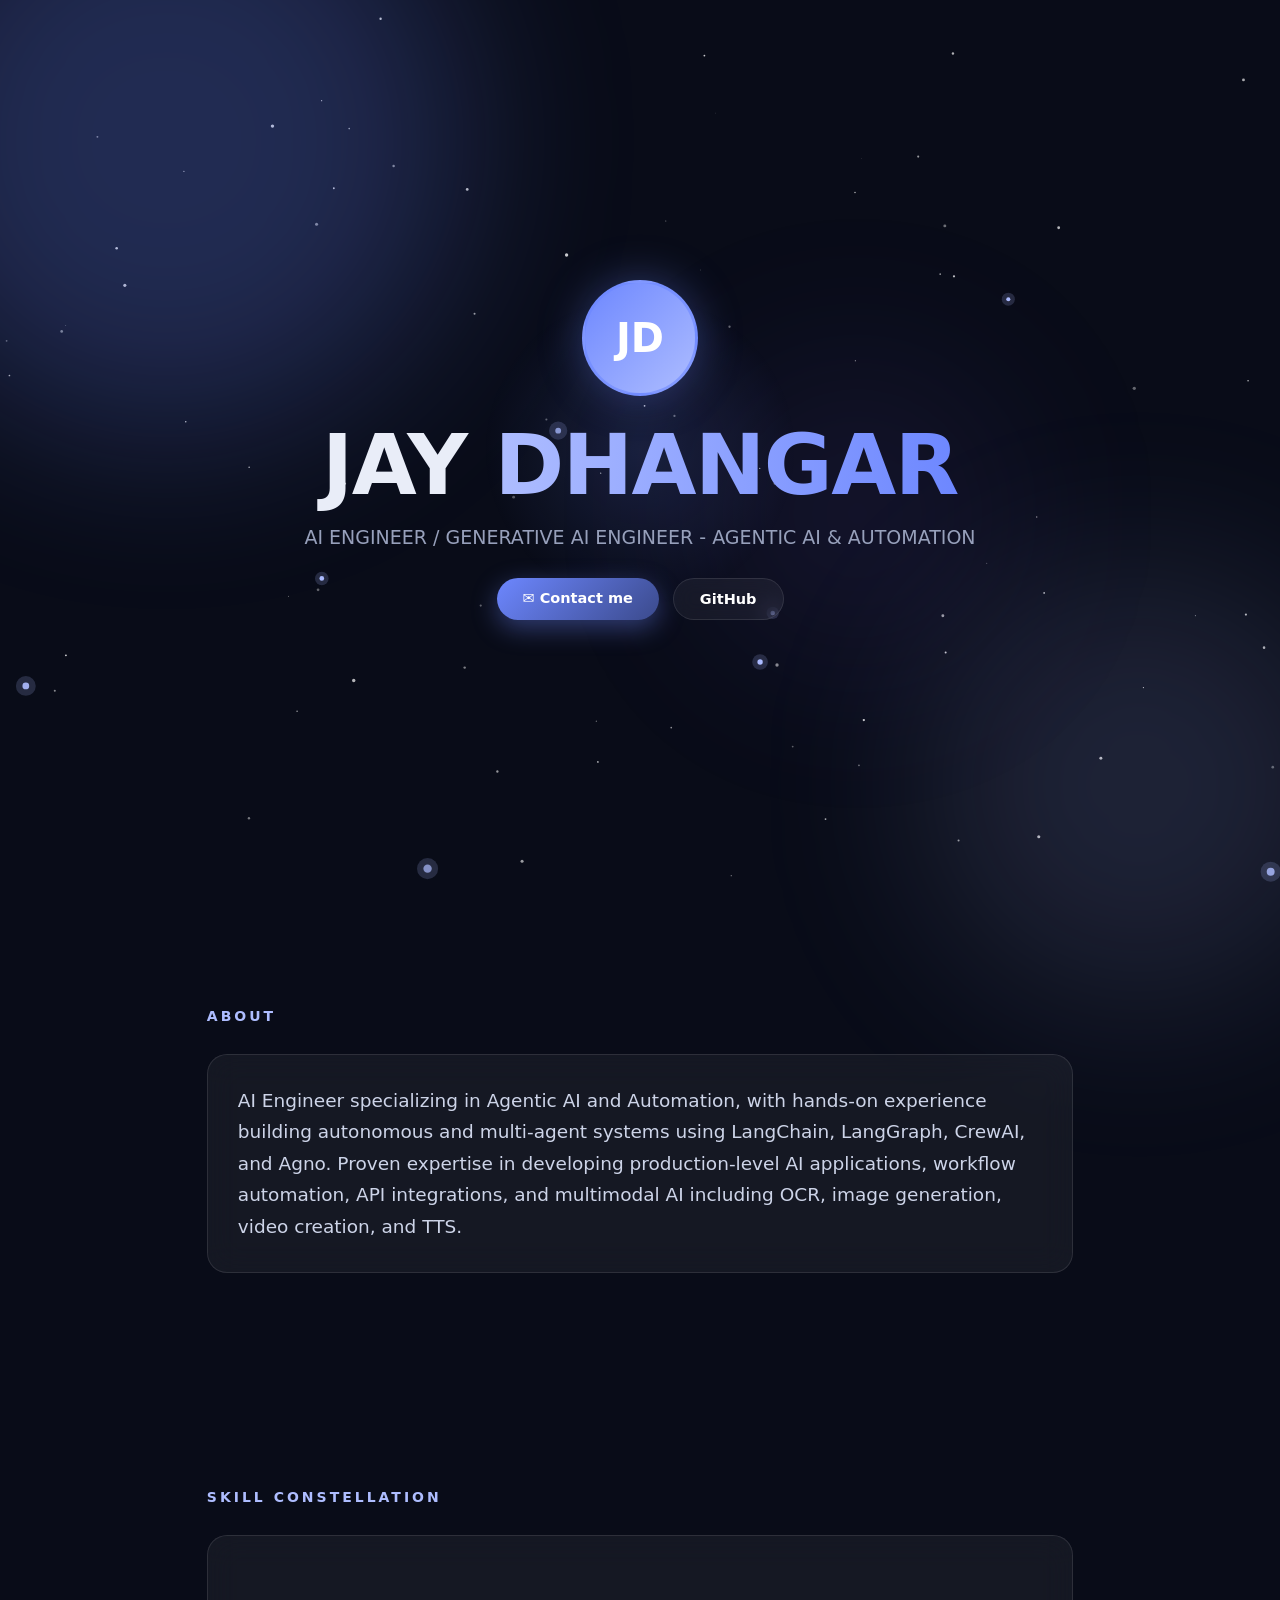
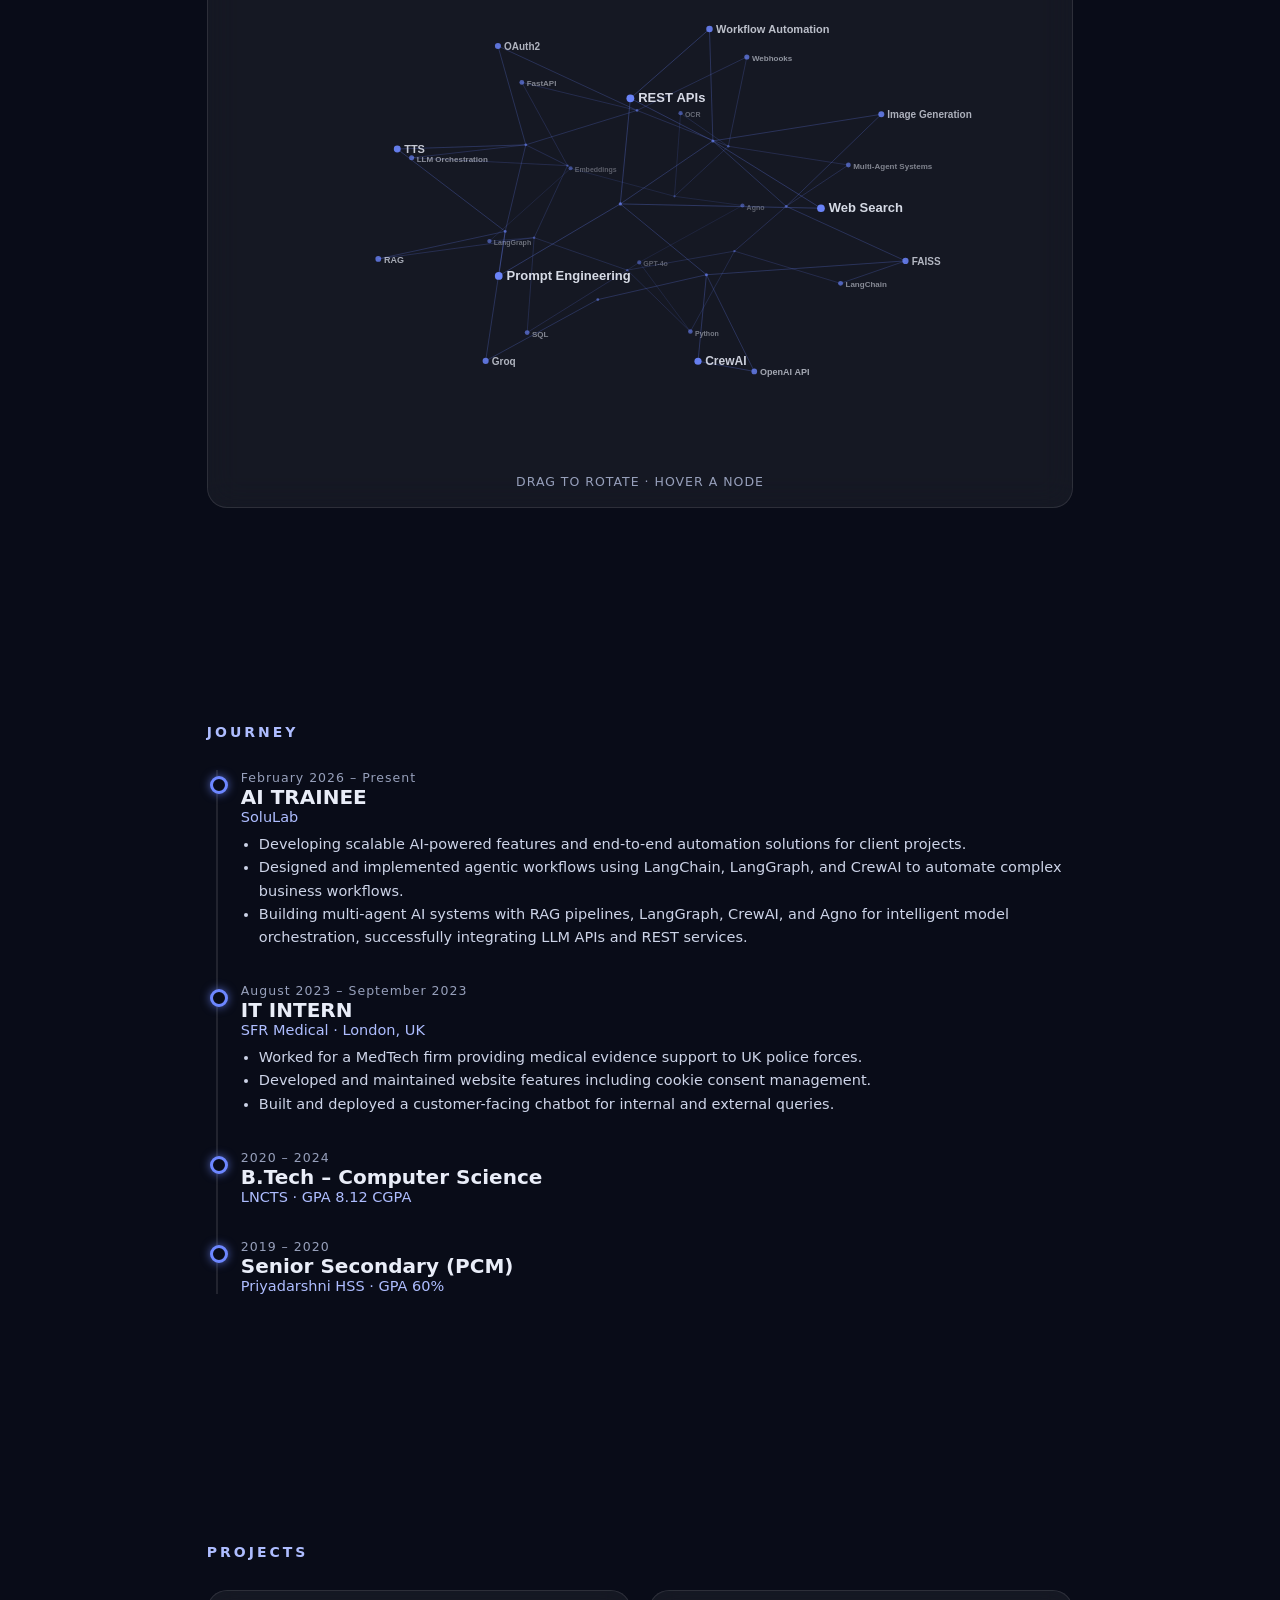
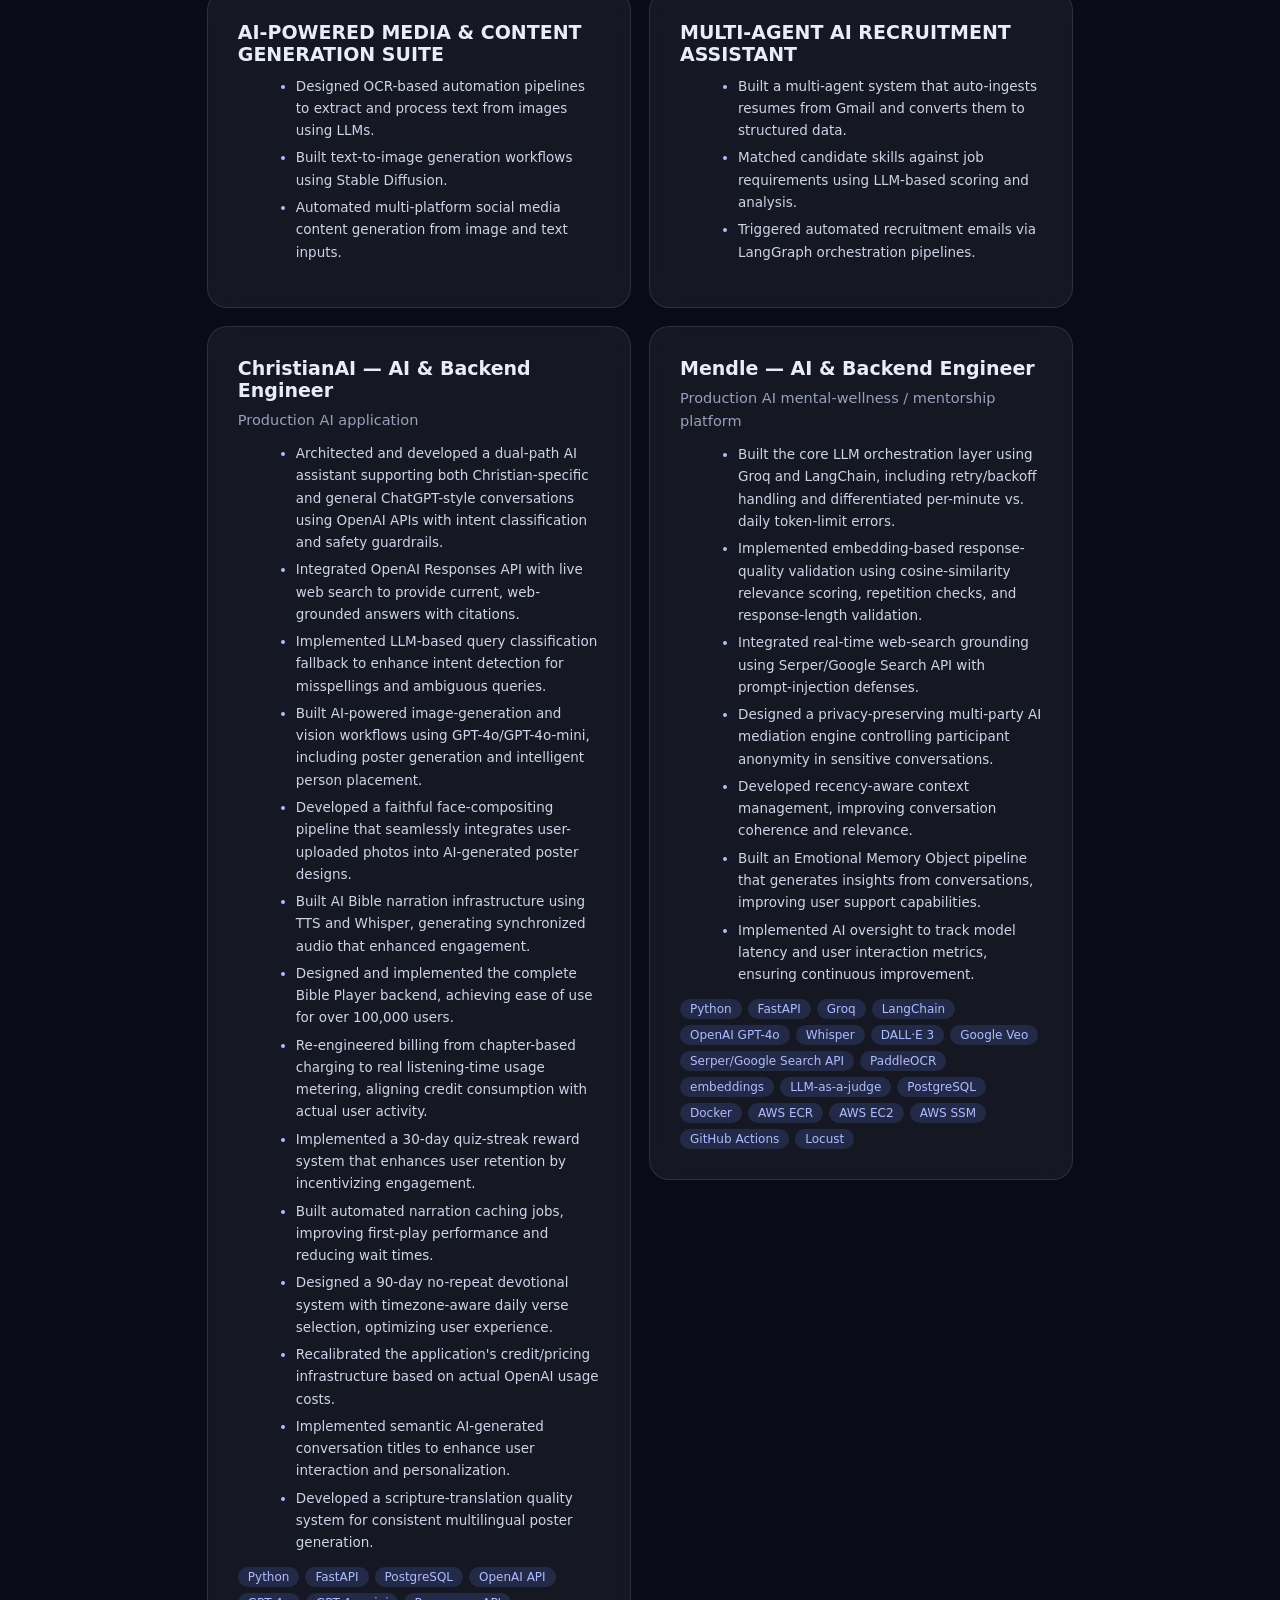
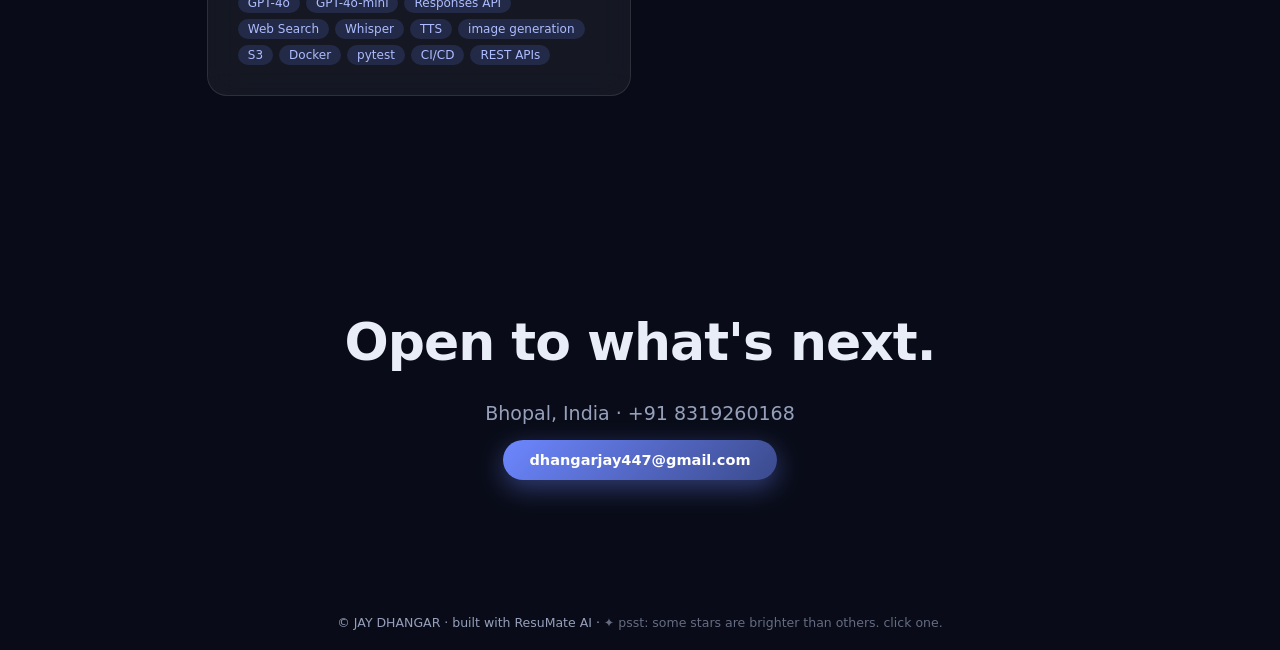
<file: portfolio-aurora.html>
<!DOCTYPE html>
<html lang="en">
<head>
<meta charset="utf-8"/>
<meta name="viewport" content="width=device-width, initial-scale=1"/>
<title>JAY DHANGAR | Portfolio</title>
<style>
  :root { --acc: #6d87ff; --acc2: #aebdff; --rgb: 109, 135, 255;
          --bg: #090c18; --text: #e9edf8; --muted: #97a0bb;
          --glass: rgba(255,255,255,0.05); --border: rgba(255,255,255,0.1); }
  * { box-sizing: border-box; margin: 0; }
  html { scroll-behavior: smooth; }
  body { background: var(--bg); color: var(--text); font-family: 'Segoe UI', system-ui, sans-serif;
         overflow-x: hidden; }
  canvas#stars { position: fixed; inset: 0; z-index: 0; }
  .blob { position: fixed; border-radius: 50%; filter: blur(90px); opacity: .5; z-index: 0;
          will-change: transform; }
  .b1 { width: 46vw; height: 46vw; background: rgba(var(--rgb), .5); top: -12vw; left: -10vw;
        animation: drift1 26s ease-in-out infinite alternate; }
  .b2 { width: 34vw; height: 34vw; background: #aebdff44; bottom: -8vw; right: -6vw;
        animation: drift2 32s ease-in-out infinite alternate; }
  .b3 { width: 24vw; height: 24vw; background: #7c5fe833; top: 40vh; left: 55vw;
        animation: drift1 40s ease-in-out infinite alternate-reverse; }
  @keyframes drift1 { to { transform: translate(9vw, 12vh) scale(1.15) rotate(20deg); } }
  @keyframes drift2 { to { transform: translate(-10vw, -10vh) scale(0.9); } }
  .glowcur { position: fixed; width: 340px; height: 340px; border-radius: 50%; z-index: 0;
             background: radial-gradient(circle, rgba(var(--rgb), .16), transparent 65%);
             pointer-events: none; transform: translate(-50%,-50%); }
  main { position: relative; z-index: 1; }
  .progress { position: fixed; top: 0; left: 0; height: 3px; z-index: 80; width: 0;
              background: linear-gradient(90deg, var(--acc), var(--acc2)); }

  .hero { min-height: 100vh; display: flex; flex-direction: column; align-items: center;
          justify-content: center; text-align: center; padding: 0 6vw; }
  .avatar { width: 116px; height: 116px; border-radius: 50%; margin-bottom: 26px;
            border: 3px solid rgba(var(--rgb), .6); box-shadow: 0 0 44px rgba(var(--rgb), .35);
            object-fit: cover; display: flex; align-items: center; justify-content: center;
            background: linear-gradient(135deg, var(--acc), var(--acc2));
            font-size: 40px; font-weight: 800; color: #fff; }
  h1 { font-size: clamp(38px, 7vw, 84px); letter-spacing: -1.5px; line-height: 1.03; }
  h1 span { background: linear-gradient(90deg, var(--acc2), var(--acc), var(--acc2));
            background-size: 200%; -webkit-background-clip: text; background-clip: text;
            -webkit-text-fill-color: transparent; animation: shimmer 5s linear infinite; }
  @keyframes shimmer { to { background-position: 200%; } }
  .tagline { color: var(--muted); font-size: clamp(15px, 2vw, 19px); margin-top: 18px; max-width: 62ch; }
  .heroctas { margin-top: 30px; display: flex; gap: 14px; flex-wrap: wrap; justify-content: center; }
  .btn { padding: 12px 26px; border-radius: 30px; font-weight: 650; text-decoration: none; font-size: 14.5px;
         color: #fff; background: linear-gradient(135deg, var(--acc), #3b4a8c);
         box-shadow: 0 8px 26px rgba(var(--rgb), .4); transition: transform .2s, box-shadow .2s; }
  .btn:hover { transform: translateY(-3px); box-shadow: 0 14px 34px rgba(var(--rgb), .55); }
  .btn.o { background: var(--glass); border: 1px solid var(--border); backdrop-filter: blur(10px); box-shadow: none; }

  section { max-width: 1020px; margin: 0 auto; padding: 12vh 6vw; }
  h2 { font-size: 14px; letter-spacing: 3px; text-transform: uppercase; color: var(--acc2); margin-bottom: 30px; }
  .fade { opacity: 0; transform: translateY(30px); transition: opacity .8s, transform .8s cubic-bezier(.2,.7,.2,1); }
  .fade.on { opacity: 1; transform: none; }
  .glass { background: var(--glass); border: 1px solid var(--border); border-radius: 20px;
           backdrop-filter: blur(16px); padding: 30px; }
  .about p { font-size: 18.5px; line-height: 1.7; color: #cdd4e8; }

  #web { width: 100%; height: 520px; display: block; cursor: grab; touch-action: none; }
  #web:active { cursor: grabbing; }
  .web-hint { text-align: center; color: var(--muted); font-size: 12.5px; margin-top: 8px; letter-spacing: 1px; }

  .tl { position: relative; padding-left: 34px; }
  .tl::before { content: ""; position: absolute; left: 9px; top: 0; bottom: 0; width: 2px;
                background: rgba(255,255,255,.1); }
  .tl .line { position: absolute; left: 9px; top: 0; width: 2px; height: 0;
              background: linear-gradient(var(--acc), var(--acc2)); box-shadow: 0 0 12px rgba(var(--rgb), .6); }
  .ev { position: relative; margin-bottom: 34px; }
  .ev::before { content: ""; position: absolute; left: -31px; top: 6px; width: 12px; height: 12px;
                border-radius: 50%; background: var(--bg); border: 3px solid var(--acc);
                box-shadow: 0 0 10px rgba(var(--rgb), .7); }
  .ev h3 { font-size: 20px; } .ev .co { color: var(--acc2); font-size: 14.5px; }
  .ev .dt { color: var(--muted); font-size: 12.5px; letter-spacing: 1px; }
  .ev ul { color: #cdd4e8; font-size: 14.5px; padding-left: 18px; margin-top: 8px; line-height: 1.6; }

  .projs { display: grid; grid-template-columns: repeat(auto-fit, minmax(330px, 1fr)); gap: 18px; align-items: start; }
  .pc { transition: transform .25s, box-shadow .25s, border-color .25s; }
  .pc:hover { transform: translateY(-7px); border-color: rgba(var(--rgb), .5);
              box-shadow: 0 18px 44px rgba(var(--rgb), .2); }
  .pc h3 { font-size: 19px; margin-bottom: 8px; }
  .pc p { color: var(--muted); font-size: 14.5px; line-height: 1.6; }
  .pc ul { margin: 10px 0 0 18px; color: #cdd4e8; font-size: 13.5px; line-height: 1.65; }
  .pc ul li { margin-bottom: 5px; }
  .pc ul li::marker { color: var(--acc2); }
  .pc .tags { margin-top: 14px; display: flex; flex-wrap: wrap; gap: 6px; }
  .pc .tag { font-size: 12px; padding: 3px 10px; border-radius: 16px;
             background: rgba(var(--rgb), .16); color: var(--acc2); }
  .pc .plink { display: inline-block; margin-top: 13px; font-size: 13px; color: var(--acc2);
               text-decoration: none; border-bottom: 1px dashed rgba(var(--rgb), .55); }
  .pc .plink:hover { color: var(--text); border-bottom-style: solid; }

  .end { text-align: center; padding-bottom: 14vh; }
  .end h2 { text-transform: none; letter-spacing: -1px; font-size: clamp(30px, 5vw, 52px); color: var(--text); }
  footer { text-align: center; color: var(--muted); font-size: 12.5px; padding: 20px; position: relative; z-index: 1; }
  @media (prefers-reduced-motion: reduce) {
    .blob, h1 span { animation: none; }
    .fade { opacity: 1; transform: none; }
    .glowcur { display: none; }
  }
</style>
</head>
<body>
<canvas id="stars"></canvas>
<div class="blob b1"></div><div class="blob b2"></div><div class="blob b3"></div>
<div class="glowcur" id="glow"></div>
<div class="progress" id="bar"></div>

<main>
  <header class="hero">
    <div class="avatar">JD</div>
    <h1>JAY <span>DHANGAR</span></h1>
    <p class="tagline">AI ENGINEER / GENERATIVE AI ENGINEER - AGENTIC AI &amp; AUTOMATION</p>
    <div class="heroctas">
      <a class="btn" href="mailto:dhangarjay447@gmail.com">✉ Contact me</a>
      <a class="btn o" href="https://github.com/JayDhangar" target="_blank">GitHub</a>
      
    </div>
  </header>

  
  <section class="about">
    <h2>About</h2>
    <div class="glass fade"><p>AI Engineer specializing in Agentic AI and Automation, with hands-on experience building autonomous and multi-agent systems using LangChain, LangGraph, CrewAI, and Agno. Proven expertise in developing production-level AI applications, workflow automation, API integrations, and multimodal AI including OCR, image generation, video creation, and TTS.</p></div>
  </section>
  

  
  <section>
    <h2>Skill constellation</h2>
    <div class="glass fade" style="padding:10px 10px 18px">
      <canvas id="web"></canvas>
      <div class="web-hint">DRAG TO ROTATE · HOVER A NODE</div>
    </div>
  </section>
  

  
  <section>
    <h2>Journey</h2>
    <div class="tl" id="tl"><div class="line" id="tlline"></div>
      
      <div class="ev fade">
        <div class="dt">February 2026 – Present</div>
        <h3>AI TRAINEE</h3><div class="co">SoluLab</div>
        <ul><li>Developing scalable AI-powered features and end-to-end automation solutions for client projects.</li><li>Designed and implemented agentic workflows using LangChain, LangGraph, and CrewAI to automate complex business workflows.</li><li>Building multi-agent AI systems with RAG pipelines, LangGraph, CrewAI, and Agno for intelligent model orchestration, successfully integrating LLM APIs and REST services.</li></ul>
      </div>
      
      <div class="ev fade">
        <div class="dt">August 2023 – September 2023</div>
        <h3>IT INTERN</h3><div class="co">SFR Medical · London, UK</div>
        <ul><li>Worked for a MedTech firm providing medical evidence support to UK police forces.</li><li>Developed and maintained website features including cookie consent management.</li><li>Built and deployed a customer-facing chatbot for internal and external queries.</li></ul>
      </div>
      
      
      <div class="ev fade">
        <div class="dt">2020 – 2024</div>
        <h3>B.Tech – Computer Science</h3><div class="co">LNCTS · GPA 8.12 CGPA</div>
      </div>
      
      <div class="ev fade">
        <div class="dt">2019 – 2020</div>
        <h3>Senior Secondary (PCM)</h3><div class="co">Priyadarshni HSS · GPA 60%</div>
      </div>
      
    </div>
  </section>
  

  
  <section>
    <h2>Projects</h2>
    <div class="projs">
      
      <div class="glass pc fade">
        <h3>AI-POWERED MEDIA &amp; CONTENT GENERATION SUITE</h3>
        <p></p>
        <ul><li>Designed OCR-based automation pipelines to extract and process text from images using LLMs.</li><li>Built text-to-image generation workflows using Stable Diffusion.</li><li>Automated multi-platform social media content generation from image and text inputs.</li></ul>
        <div class="tags"></div>
        
      </div>
      
      <div class="glass pc fade">
        <h3>MULTI-AGENT AI RECRUITMENT ASSISTANT</h3>
        <p></p>
        <ul><li>Built a multi-agent system that auto-ingests resumes from Gmail and converts them to structured data.</li><li>Matched candidate skills against job requirements using LLM-based scoring and analysis.</li><li>Triggered automated recruitment emails via LangGraph orchestration pipelines.</li></ul>
        <div class="tags"></div>
        
      </div>
      
      <div class="glass pc fade">
        <h3>ChristianAI — AI &amp; Backend Engineer</h3>
        <p>Production AI application</p>
        <ul><li>Architected and developed a dual-path AI assistant supporting both Christian-specific and general ChatGPT-style conversations using OpenAI APIs with intent classification and safety guardrails.</li><li>Integrated OpenAI Responses API with live web search to provide current, web-grounded answers with citations.</li><li>Implemented LLM-based query classification fallback to enhance intent detection for misspellings and ambiguous queries.</li><li>Built AI-powered image-generation and vision workflows using GPT-4o/GPT-4o-mini, including poster generation and intelligent person placement.</li><li>Developed a faithful face-compositing pipeline that seamlessly integrates user-uploaded photos into AI-generated poster designs.</li><li>Built AI Bible narration infrastructure using TTS and Whisper, generating synchronized audio that enhanced engagement.</li><li>Designed and implemented the complete Bible Player backend, achieving ease of use for over 100,000 users.</li><li>Re-engineered billing from chapter-based charging to real listening-time usage metering, aligning credit consumption with actual user activity.</li><li>Implemented a 30-day quiz-streak reward system that enhances user retention by incentivizing engagement.</li><li>Built automated narration caching jobs, improving first-play performance and reducing wait times.</li><li>Designed a 90-day no-repeat devotional system with timezone-aware daily verse selection, optimizing user experience.</li><li>Recalibrated the application&#39;s credit/pricing infrastructure based on actual OpenAI usage costs.</li><li>Implemented semantic AI-generated conversation titles to enhance user interaction and personalization.</li><li>Developed a scripture-translation quality system for consistent multilingual poster generation.</li></ul>
        <div class="tags"><span class="tag">Python</span><span class="tag">FastAPI</span><span class="tag">PostgreSQL</span><span class="tag">OpenAI API</span><span class="tag">GPT-4o</span><span class="tag">GPT-4o-mini</span><span class="tag">Responses API</span><span class="tag">Web Search</span><span class="tag">Whisper</span><span class="tag">TTS</span><span class="tag">image generation</span><span class="tag">S3</span><span class="tag">Docker</span><span class="tag">pytest</span><span class="tag">CI/CD</span><span class="tag">REST APIs</span></div>
        
      </div>
      
      <div class="glass pc fade">
        <h3>Mendle — AI &amp; Backend Engineer</h3>
        <p>Production AI mental-wellness / mentorship platform</p>
        <ul><li>Built the core LLM orchestration layer using Groq and LangChain, including retry/backoff handling and differentiated per-minute vs. daily token-limit errors.</li><li>Implemented embedding-based response-quality validation using cosine-similarity relevance scoring, repetition checks, and response-length validation.</li><li>Integrated real-time web-search grounding using Serper/Google Search API with prompt-injection defenses.</li><li>Designed a privacy-preserving multi-party AI mediation engine controlling participant anonymity in sensitive conversations.</li><li>Developed recency-aware context management, improving conversation coherence and relevance.</li><li>Built an Emotional Memory Object pipeline that generates insights from conversations, improving user support capabilities.</li><li>Implemented AI oversight to track model latency and user interaction metrics, ensuring continuous improvement.</li></ul>
        <div class="tags"><span class="tag">Python</span><span class="tag">FastAPI</span><span class="tag">Groq</span><span class="tag">LangChain</span><span class="tag">OpenAI GPT-4o</span><span class="tag">Whisper</span><span class="tag">DALL·E 3</span><span class="tag">Google Veo</span><span class="tag">Serper/Google Search API</span><span class="tag">PaddleOCR</span><span class="tag">embeddings</span><span class="tag">LLM-as-a-judge</span><span class="tag">PostgreSQL</span><span class="tag">Docker</span><span class="tag">AWS ECR</span><span class="tag">AWS EC2</span><span class="tag">AWS SSM</span><span class="tag">GitHub Actions</span><span class="tag">Locust</span></div>
        
      </div>
      
    </div>
  </section>
  

  <section class="end fade">
    <h2>Open to what's next.</h2>
    <p class="tagline" style="margin:14px auto 26px">Bhopal, India · +91 8319260168</p>
    <a class="btn" href="mailto:dhangarjay447@gmail.com">dhangarjay447@gmail.com</a>
  </section>
</main>
<footer>© JAY DHANGAR · built with ResuMate AI · <span style="opacity:.65">✦ psst: some stars are brighter than others. click one.</span></footer>

<script>
(function(){
  var reduced = matchMedia('(prefers-reduced-motion: reduce)').matches;

  /* ---- living galaxy: drifting stars, shooting stars, secret skill-stars ---- */
  var CORE = ["Python", "SQL", "OpenAI API", "GPT-4o", "Groq", "LangChain", "LangGraph", "CrewAI"];
  var cv = document.getElementById('stars'), ctx = cv.getContext('2d'), stars = [], meteors = [];
  var found = {};
  function size(){ cv.width = innerWidth; cv.height = innerHeight; }
  size(); addEventListener('resize', size);
  for (var i = 0; i < 90; i++) stars.push({
    x: Math.random(), y: Math.random(),
    r: Math.random() * 1.4 + .3, tw: Math.random() * Math.PI * 2,
    depth: 0.3 + Math.random() * 0.7,           // parallax layer
    skill: i < CORE.length ? CORE[i] : null      // first N stars carry the secrets
  });
  // shuffle skill stars into random positions
  stars.sort(function(){ return Math.random() - .5; });
  function spawnMeteor(){
    var fromLeft = Math.random() < .5;
    meteors.push({
      x: fromLeft ? -60 : Math.random() * cv.width, y: fromLeft ? Math.random() * cv.height * .5 : -40,
      vx: 7 + Math.random() * 5, vy: 3.2 + Math.random() * 2.4, life: 1
    });
    setTimeout(spawnMeteor, 2800 + Math.random() * 4800);
  }
  if (!reduced) setTimeout(spawnMeteor, 1800);
  var GA = 0; // galaxy angle
  (function draw(t){
    ctx.clearRect(0, 0, cv.width, cv.height);
    if (!reduced) GA += 0.00012;                 // slow galactic rotation
    var ccx = cv.width / 2, ccy = cv.height / 2;
    stars.forEach(function(s){
      // rotate each star around the center at speed scaled by its depth
      var ang = GA * s.depth * 6;
      var dx = (s.x - .5) * cv.width, dy = (s.y - .5) * cv.height;
      var px = ccx + dx * Math.cos(ang) - dy * Math.sin(ang);
      var py = ccy + dx * Math.sin(ang) + dy * Math.cos(ang);
      s.px = px; s.py = py;
      var a = reduced ? .5 : (.3 + .5 * Math.abs(Math.sin(t / 900 + s.tw)));
      if (s.skill && !found[s.skill]) {          // secret stars: brighter, breathing
        var pulse = reduced ? 1 : (1 + .5 * Math.sin(t / 500 + s.tw));
        ctx.globalAlpha = Math.min(1, a + .35);
        ctx.fillStyle = '#aebdff';
        ctx.beginPath(); ctx.arc(px, py, (s.r + 1.6) * pulse, 0, 7); ctx.fill();
        ctx.globalAlpha = .18; ctx.beginPath(); ctx.arc(px, py, (s.r + 6) * pulse, 0, 7); ctx.fill();
      } else {
        ctx.globalAlpha = a; ctx.fillStyle = '#fff';
        ctx.beginPath(); ctx.arc(px, py, s.r, 0, 7); ctx.fill();
      }
    });
    // shooting stars with fading trails
    for (var m = meteors.length - 1; m >= 0; m--) {
      var mt = meteors[m];
      mt.x += mt.vx; mt.y += mt.vy; mt.life -= 0.012;
      if (mt.life <= 0 || mt.x > cv.width + 80 || mt.y > cv.height + 80) { meteors.splice(m, 1); continue; }
      var grad = ctx.createLinearGradient(mt.x, mt.y, mt.x - mt.vx * 14, mt.y - mt.vy * 14);
      grad.addColorStop(0, 'rgba(255,255,255,' + (0.9 * mt.life) + ')');
      grad.addColorStop(1, 'rgba(109, 135, 255,0)');
      ctx.strokeStyle = grad; ctx.lineWidth = 2; ctx.globalAlpha = 1;
      ctx.beginPath(); ctx.moveTo(mt.x, mt.y); ctx.lineTo(mt.x - mt.vx * 14, mt.y - mt.vy * 14); ctx.stroke();
    }
    ctx.globalAlpha = 1;
    requestAnimationFrame(draw);
  })(0);
  // click a secret star → burst + the skill pops up
  addEventListener('click', function(e){
    if (e.target.closest('a, button, input, textarea, #web, .pc')) return;
    var hit = null;
    stars.forEach(function(s){
      if (!s.skill || found[s.skill]) return;
      var dx = e.clientX - s.px, dy = e.clientY - s.py;
      if (dx * dx + dy * dy < 625) hit = s;      // 25px radius
    });
    if (!hit) return;
    found[hit.skill] = true;
    var n = Object.keys(found).length;
    for (var k = 0; k < 14; k++) meteors.push({   // burst of mini-streaks
      x: hit.px, y: hit.py,
      vx: Math.cos(k / 14 * 6.28) * (2 + Math.random() * 2),
      vy: Math.sin(k / 14 * 6.28) * (2 + Math.random() * 2), life: .5
    });
    var toast = document.createElement('div');
    toast.style.cssText = 'position:fixed;z-index:120;left:' + Math.min(hit.px, innerWidth - 240) +
      'px;top:' + Math.max(hit.py - 20, 16) + 'px;padding:12px 20px;border-radius:14px;' +
      'background:rgba(255,255,255,.08);border:1px solid rgba(109, 135, 255,.55);' +
      'backdrop-filter:blur(12px);color:#e9edf8;font:650 14px Segoe UI,sans-serif;' +
      'box-shadow:0 8px 30px rgba(109, 135, 255,.35);pointer-events:none;' +
      'transition:opacity .5s, transform 1.6s ease-out;';
    toast.innerHTML = '⭐ <b style="color:#aebdff">' + hit.skill + '</b>' +
      '<small style="opacity:.75"> · core skill · ' + n + '/' + CORE.length + ' discovered</small>' +
      (n === CORE.length ? '<br><small>🏆 you found them all. we should talk: dhangarjay447@gmail.com</small>' : '');
    document.body.appendChild(toast);
    requestAnimationFrame(function(){ toast.style.transform = 'translateY(-46px)'; });
    setTimeout(function(){ toast.style.opacity = 0; }, 2300);
    setTimeout(function(){ toast.remove(); }, 3000);
  });

  var glow = document.getElementById('glow'), gx = innerWidth/2, gy = innerHeight/2, mx = gx, my = gy;
  addEventListener('mousemove', function(e){ mx = e.clientX; my = e.clientY; });
  (function follow(){
    gx += (mx - gx) * .07; gy += (my - gy) * .07;
    glow.style.left = gx + 'px'; glow.style.top = gy + 'px';
    requestAnimationFrame(follow);
  })();

  var io = new IntersectionObserver(function(es){
    es.forEach(function(e){ if (e.isIntersecting) e.target.classList.add('on'); });
  }, { threshold: 0.2 });
  document.querySelectorAll('.fade').forEach(function(el){ io.observe(el); });

  /* ---- Skill constellation: 3D spider-web with skills at the nodes ---- */
  var SKILLS = ["Python", "SQL", "OpenAI API", "GPT-4o", "Groq", "LangChain", "LangGraph", "CrewAI", "Agno", "RAG", "FAISS", "Embeddings", "Prompt Engineering", "Multi-Agent Systems", "LLM Orchestration", "Web Search", "OCR", "TTS", "Image Generation", "FastAPI", "REST APIs", "Webhooks", "OAuth2", "Workflow Automation"];
  var web = document.getElementById('web');
  if (web) {
  var wctx = web.getContext('2d');
  var W, H, RX, RY, nodes = [], rotX = -0.35, rotY = 0.6, velY = 0.0035, dragging = false,
      lastX = 0, lastY = 0, mouseX = -1e4, mouseY = -1e4;
  function sizeWeb(){
    W = web.clientWidth; H = 520;
    var d = devicePixelRatio || 1;
    web.width = W * d; web.height = H * d; wctx.setTransform(d, 0, 0, d, 0, 0);
    // ellipsoid: stretch the web to fill the card's full width AND height
    RX = W * 0.46; RY = H * 0.50;
  }
  sizeWeb(); addEventListener('resize', sizeWeb);
  // place skills on a sphere (fibonacci lattice) for an even spider web
  var N = SKILLS.length;
  for (var i = 0; i < N; i++) {
    var t = (i + 0.5) / N, phi = Math.acos(1 - 2 * t), theta = Math.PI * (1 + Math.sqrt(5)) * i;
    nodes.push({ x: Math.sin(phi) * Math.cos(theta), y: Math.cos(phi),
                 z: Math.sin(phi) * Math.sin(theta), label: SKILLS[i] });
  }
  // unlabeled "dust" nodes at a smaller inner radius fill the web's interior
  for (var i = 0; i < 14; i++) {
    var t2 = (i + 0.5) / 14, phi2 = Math.acos(1 - 2 * t2), th2 = Math.PI * (1 + Math.sqrt(5)) * (i + 7.3);
    var rr = 0.55;
    nodes.push({ x: rr * Math.sin(phi2) * Math.cos(th2), y: rr * Math.cos(phi2),
                 z: rr * Math.sin(phi2) * Math.sin(th2), label: '' });
  }
  // web edges: connect each node to its 2 nearest neighbours
  var edges = [];
  nodes.forEach(function(a, i){
    var dists = nodes.map(function(b, j){
      if (i === j) return { j: j, d: 1e9 };
      var dx = a.x - b.x, dy = a.y - b.y, dz = a.z - b.z;
      return { j: j, d: dx*dx + dy*dy + dz*dz };
    }).sort(function(p, q){ return p.d - q.d; });
    for (var k = 0; k < 2; k++) {
      var j = dists[k].j;
      if (!edges.some(function(e){ return (e[0] === j && e[1] === i); })) edges.push([i, j]);
    }
  });
  web.addEventListener('pointerdown', function(e){ dragging = true; lastX = e.clientX; lastY = e.clientY; });
  addEventListener('pointerup', function(){ dragging = false; });
  addEventListener('pointermove', function(e){
    var rc = web.getBoundingClientRect();
    mouseX = e.clientX - rc.left; mouseY = e.clientY - rc.top;
    if (!dragging) return;
    rotY += (e.clientX - lastX) * 0.005; rotX += (e.clientY - lastY) * 0.005;
    rotX = Math.max(-1.4, Math.min(1.4, rotX));
    lastX = e.clientX; lastY = e.clientY;
  });
  function project(n){
    var cy = Math.cos(rotY), sy = Math.sin(rotY), cx = Math.cos(rotX), sx = Math.sin(rotX);
    var x1 = n.x * cy + n.z * sy, z1 = -n.x * sy + n.z * cy;
    var y2 = n.y * cx - z1 * sx, z2 = n.y * sx + z1 * cx;
    var s = 1.95 / (2.9 - z2);  // gentle perspective keeps the web spread wide
    return { x: W/2 + x1 * RX * s, y: H/2 + y2 * RY * s, z: z2, s: s };
  }
  (function spin(){
    if (!dragging && !reduced) rotY += velY;
    wctx.clearRect(0, 0, W, H);
    var pts = nodes.map(project);
    edges.forEach(function(e){
      var a = pts[e[0]], b = pts[e[1]];
      var depth = (a.z + b.z) / 2;
      wctx.strokeStyle = 'rgba(109, 135, 255,' + (0.10 + 0.22 * (depth + 1) / 2) + ')';
      wctx.lineWidth = 1;
      wctx.beginPath(); wctx.moveTo(a.x, a.y); wctx.lineTo(b.x, b.y); wctx.stroke();
    });
    var hover = -1, hd = 1e9;
    pts.forEach(function(p, i){
      if (!nodes[i].label) return;
      var dx = p.x - mouseX, dy = p.y - mouseY, d = dx*dx + dy*dy;
      if (d < 900 && d < hd) { hd = d; hover = i; }
    });
    pts.map(function(p, i){ return { p: p, i: i }; })
       .sort(function(a, b){ return a.p.z - b.p.z; })
       .forEach(function(o){
      var p = o.p, i = o.i, front = (p.z + 1) / 2;
      var dust = !nodes[i].label;
      wctx.fillStyle = i === hover ? '#aebdff' : 'rgba(109, 135, 255,' + ((dust ? 0.25 : 0.45) + 0.55 * front) + ')';
      wctx.beginPath(); wctx.arc(p.x, p.y, (i === hover ? 7 : dust ? 2 : 4) * p.s, 0, 7); wctx.fill();
      if (dust) return;
      var alpha = i === hover ? 1 : (0.3 + 0.65 * front);
      wctx.font = (i === hover ? '700 ' : '600 ') + Math.round(13 * p.s + (i === hover ? 3 : 0)) + "px 'Segoe UI', sans-serif";
      wctx.fillStyle = 'rgba(233,237,248,' + alpha + ')';
      var tw = wctx.measureText(nodes[i].label).width;
      var lx = Math.min(Math.max(p.x + 8 * p.s, 4), W - tw - 4);
      wctx.fillText(nodes[i].label, lx, Math.min(Math.max(p.y + 4, 14), H - 6));
    });
    requestAnimationFrame(spin);
  })();
  }

  var tl = document.getElementById('tl'), line = document.getElementById('tlline');
  addEventListener('scroll', function(){
    var h = document.documentElement;
    document.getElementById('bar').style.width =
      (h.scrollTop / (h.scrollHeight - h.clientHeight) * 100) + '%';
    if (tl) {
      var rc = tl.getBoundingClientRect();
      var p = Math.min(1, Math.max(0, (innerHeight * .75 - rc.top) / rc.height));
      line.style.height = (p * 100) + '%';
    }
  }, { passive: true });
})();
</script>
</body>
</html>
</file>
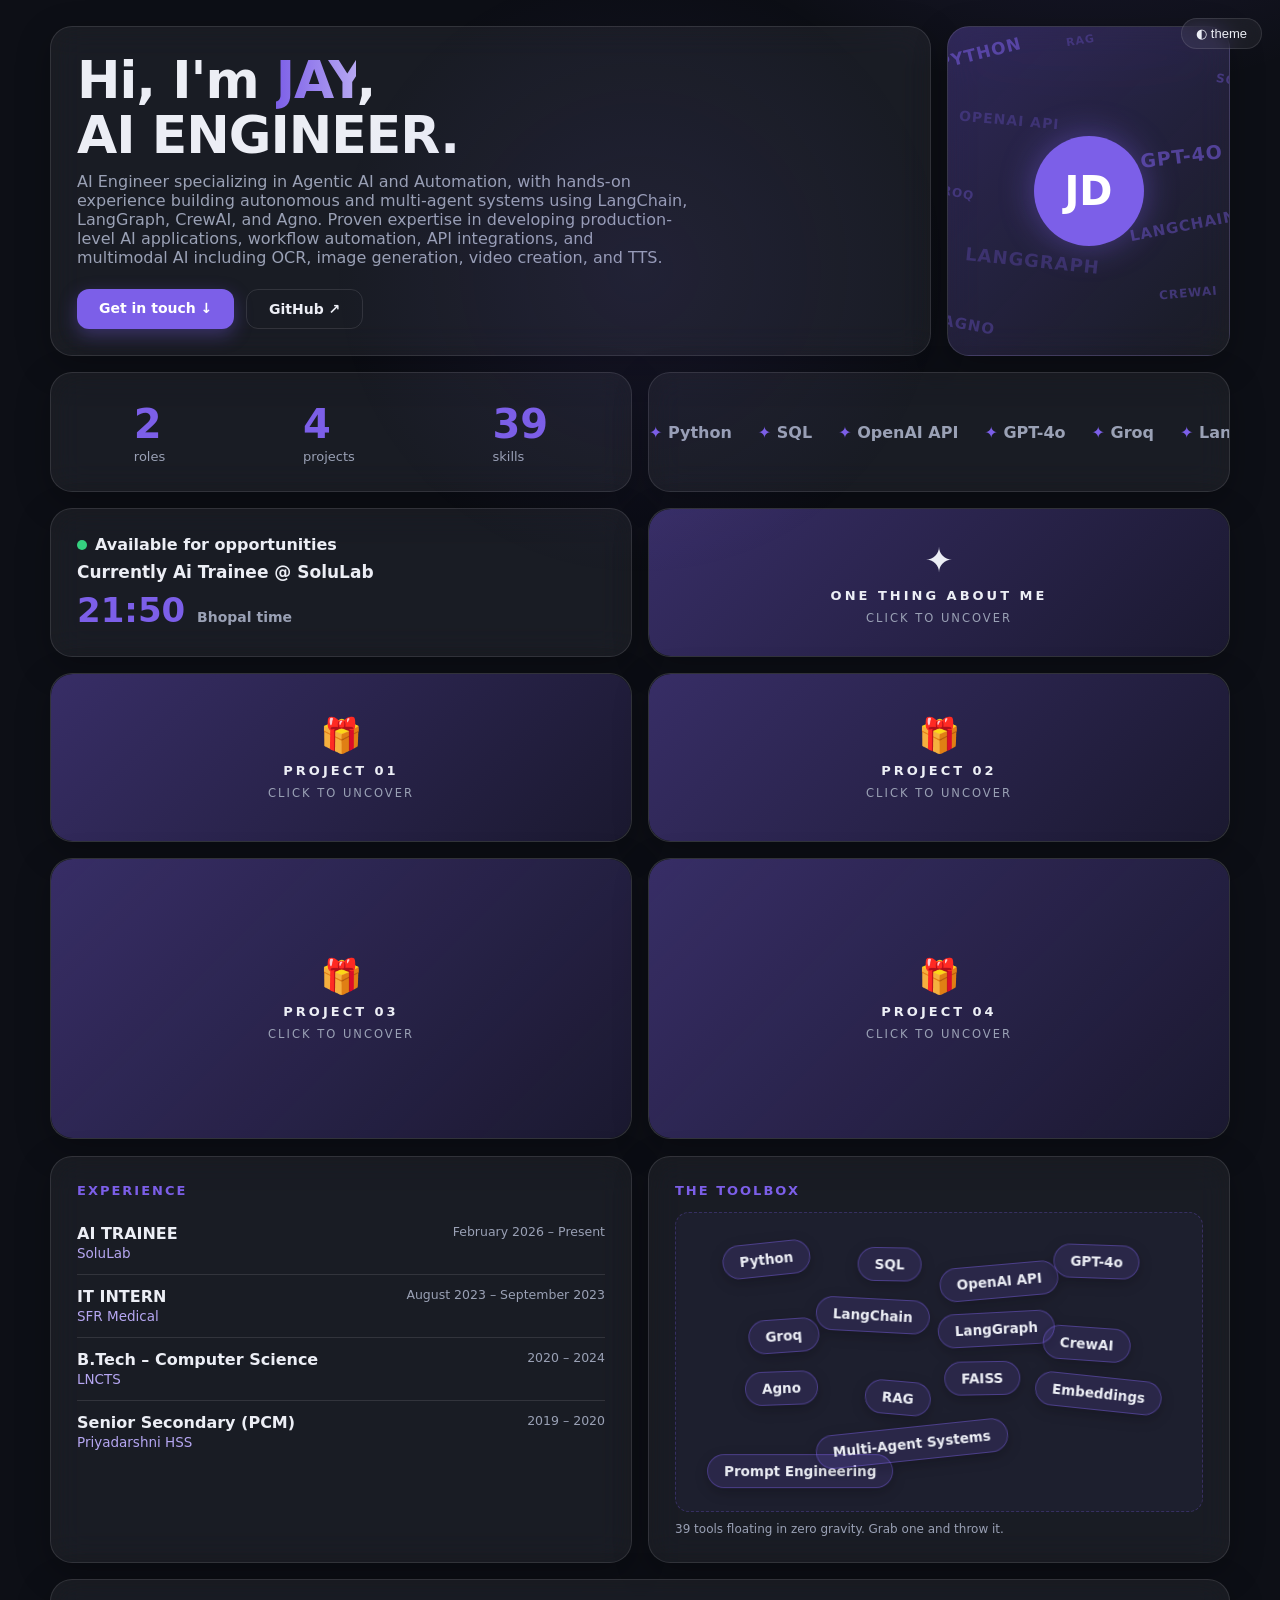
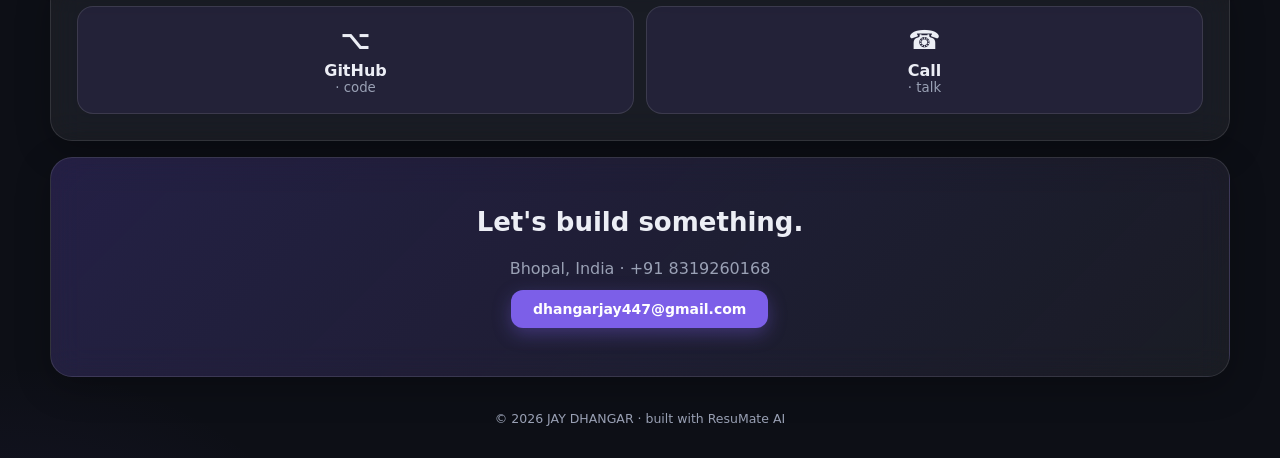
<file: portfolio-bento.html>
<!DOCTYPE html>
<html lang="en">
<head>
<meta charset="utf-8"/>
<meta name="viewport" content="width=device-width, initial-scale=1"/>
<title>JAY DHANGAR | Portfolio</title>
<style>
  :root {
    --acc: #7c5fe8; --acc2: #b6a7f2; --rgb: 124, 95, 232;
    --bg: #0d0f16; --glass: rgba(255,255,255,0.055); --border: rgba(255,255,255,0.11);
    --text: #eceef5; --muted: #9aa1b5;
  }
  body.light { --bg: #eef0f6; --glass: rgba(255,255,255,0.68); --border: rgba(20,24,40,0.1);
               --text: #171b2b; --muted: #5b6478; }
  * { box-sizing: border-box; margin: 0; }
  html { scroll-behavior: smooth; }
  body {
    font-family: 'Segoe UI', system-ui, sans-serif; background: var(--bg); color: var(--text);
    min-height: 100vh; padding: 26px; transition: background .4s, color .4s;
    background-image: radial-gradient(700px 500px at 85% -10%, rgba(var(--rgb), .16), transparent 60%),
                      radial-gradient(600px 500px at 0% 110%, rgba(var(--rgb), .10), transparent 60%);
  }
  .grid {
    max-width: 1180px; margin: 0 auto; display: grid; gap: 16px;
    grid-template-columns: repeat(4, 1fr); grid-auto-rows: minmax(120px, auto);
    grid-auto-flow: dense; /* fill holes so the grid never leaves gaps */
  }
  .tile {
    background: var(--glass); border: 1px solid var(--border); border-radius: 22px; padding: 26px;
    backdrop-filter: blur(16px) saturate(1.3); -webkit-backdrop-filter: blur(16px) saturate(1.3);
    box-shadow: 0 10px 34px rgba(0,0,0,0.25);
    opacity: 0; transform: translateY(26px) scale(.97);
    transition: opacity .6s cubic-bezier(.2,.8,.3,1.15), transform .6s cubic-bezier(.2,.8,.3,1.15);
    will-change: transform; position: relative; overflow: hidden;
  }
  .tile.in { opacity: 1; transform: none; }
  .hero { grid-column: span 3; grid-row: span 2; display: flex; flex-direction: column; justify-content: center; }
  .avatar { grid-column: span 1; grid-row: span 2; display: flex; align-items: center; justify-content: center;
            font-size: 64px; background: linear-gradient(135deg, rgba(var(--rgb), .3), var(--glass)); }
  .avatar img { width: 78%; aspect-ratio: 1; object-fit: cover; border-radius: 50%;
                border: 3px solid rgba(var(--rgb), .7); position: relative; z-index: 2;
                box-shadow: 0 0 34px rgba(var(--rgb), .4); }
  .avatar .mono { width: 110px; height: 110px; border-radius: 50%; display: flex; align-items: center; justify-content: center;
                  background: var(--acc); color: #fff; font-size: 40px; font-weight: 800;
                  position: relative; z-index: 2; box-shadow: 0 0 34px rgba(var(--rgb), .45); }
  /* graffiti skill words scattered behind the photo/monogram */
  .graffiti { position: absolute; inset: 0; overflow: hidden; z-index: 1; pointer-events: none; }
  .graffiti span { position: absolute; font-weight: 800; text-transform: uppercase;
                   letter-spacing: 1px; color: rgba(var(--rgb), .55); white-space: nowrap;
                   animation: gdrift 7s ease-in-out infinite alternate; }
  @keyframes gdrift { to { transform: translateY(-6px) rotate(var(--gr, -8deg)); } }
  .graffiti span:nth-child(1)  { top: 5%;  left: -4%;  font-size: 17px; transform: rotate(-14deg); --gr: -18deg; }
  .graffiti span:nth-child(2)  { top: 14%; right: -6%; font-size: 12px; transform: rotate(9deg);  --gr: 13deg; opacity: .7; }
  .graffiti span:nth-child(3)  { top: 26%; left: 4%;   font-size: 14px; transform: rotate(5deg);  --gr: 1deg;  opacity: .5; }
  .graffiti span:nth-child(4)  { top: 36%; right: 2%;  font-size: 19px; transform: rotate(-7deg); --gr: -11deg; }
  .graffiti span:nth-child(5)  { top: 48%; left: -6%;  font-size: 12px; transform: rotate(12deg); --gr: 16deg; opacity: .6; }
  .graffiti span:nth-child(6)  { top: 58%; right: -3%; font-size: 15px; transform: rotate(-11deg);--gr: -7deg; opacity: .75; }
  .graffiti span:nth-child(7)  { top: 68%; left: 6%;   font-size: 18px; transform: rotate(6deg);  --gr: 10deg; opacity: .5; }
  .graffiti span:nth-child(8)  { top: 79%; right: 4%;  font-size: 12px; transform: rotate(-5deg); --gr: -9deg; opacity: .7; }
  .graffiti span:nth-child(9)  { top: 88%; left: -2%;  font-size: 15px; transform: rotate(10deg); --gr: 14deg; opacity: .6; }
  .graffiti span:nth-child(10) { top: 2%;  left: 42%;  font-size: 11px; transform: rotate(-9deg); --gr: -13deg; opacity: .55; }
  h1 { font-size: clamp(30px, 4.4vw, 52px); letter-spacing: -1px; line-height: 1.05; }
  h1 em { font-style: normal; background: linear-gradient(90deg, var(--acc), var(--acc2));
          -webkit-background-clip: text; background-clip: text; -webkit-text-fill-color: transparent; }
  .sub { color: var(--muted); margin-top: 10px; font-size: 16px; max-width: 60ch; }
  .cta-row { margin-top: 22px; display: flex; gap: 12px; flex-wrap: wrap; }
  .btn {
    display: inline-block; padding: 11px 22px; border-radius: 12px; font-weight: 650; font-size: 14px;
    background: var(--acc); color: #fff; text-decoration: none; transition: transform .15s, box-shadow .2s;
    box-shadow: 0 6px 18px rgba(var(--rgb), .35); will-change: transform;
  }
  .btn.ghost { background: transparent; color: var(--text); border: 1px solid var(--border); box-shadow: none; }
  .stats { display: flex; gap: 24px; align-items: center; justify-content: space-around; grid-column: span 2; }
  .stat b { font-size: 40px; color: var(--acc); font-weight: 800; }
  .stat span { display: block; color: var(--muted); font-size: 13px; margin-top: 2px; }
  .ribbon { grid-column: span 2; display: flex; align-items: center; overflow: hidden; padding: 0; }
  .ribbon .track { display: flex; gap: 26px; white-space: nowrap; animation: slide 26s linear infinite;
                   padding: 26px 0; font-weight: 600; color: var(--muted); }
  .ribbon .track span::before { content: "✦ "; color: var(--acc); }
  @keyframes slide { to { transform: translateX(-50%); } }
  h2 { font-size: 13px; text-transform: uppercase; letter-spacing: 2px; color: var(--acc); margin-bottom: 14px; }
  .proj { grid-column: span 2; cursor: pointer; }
  .proj h3 { font-size: 21px; margin-bottom: 8px; }
  .proj p { color: var(--muted); font-size: 14.5px; line-height: 1.55; }
  .tags { margin-top: 12px; display: flex; flex-wrap: wrap; gap: 6px; }
  .tag { font-size: 12px; padding: 3px 10px; border-radius: 20px; background: rgba(var(--rgb), .14);
         color: var(--acc2); border: 1px solid rgba(var(--rgb), .3); }
  .proj .more { max-height: 0; overflow: hidden; transition: max-height .5s ease; }
  .proj.open .more { max-height: 300px; }
  .proj .more ul { padding: 12px 0 0 18px; color: var(--muted); font-size: 14px; }
  .xp { grid-column: span 2; }
  .job { padding: 12px 0; border-bottom: 1px solid var(--border); }
  .job:last-child { border: none; }
  .job b { display: block; } .job i { color: var(--acc2); font-style: normal; font-size: 13.5px; }
  .job span { color: var(--muted); font-size: 12.5px; float: right; }
  .now { grid-column: span 2; display: flex; flex-direction: column; justify-content: center; gap: 8px; }
  .pulse { display: inline-block; width: 10px; height: 10px; border-radius: 50%; background: #35d07f;
           margin-right: 8px; box-shadow: 0 0 0 0 rgba(53,208,127,.6); animation: pulse 1.8s infinite; }
  @keyframes pulse { 70% { box-shadow: 0 0 0 12px rgba(53,208,127,0); } 100% { box-shadow: 0 0 0 0 rgba(53,208,127,0); } }
  .now .role-line { font-size: 17px; font-weight: 650; }
  .now .clock { font-size: 34px; font-weight: 800; color: var(--acc);
                font-variant-numeric: tabular-nums; }
  .quote { grid-column: span 2; display: flex; align-items: center; }
  .quote p { font-size: 17.5px; line-height: 1.6; font-style: italic; color: var(--text); }
  .quote p::before { content: "“"; color: var(--acc); font-size: 40px; line-height: 0;
                     vertical-align: -12px; margin-right: 6px; }
  .links { grid-column: 1 / -1; display: flex; gap: 12px; align-items: stretch; justify-content: center;
           flex-wrap: wrap; min-height: 110px; }
  .link-big {
    flex: 1 1 0; min-width: 105px; text-align: center; padding: 18px 10px; border-radius: 16px;
    background: rgba(var(--rgb), .1); border: 1px solid var(--border); text-decoration: none;
    color: var(--text); font-weight: 700; transition: all .2s;
    display: flex; flex-direction: column; justify-content: center;
  }
  .link-big span { display: block; font-size: 26px; margin-bottom: 6px; }
  .link-big small { color: var(--muted); font-weight: 500; }
  .link-big:hover { background: rgba(var(--rgb), .22); transform: translateY(-4px);
                    border-color: rgba(var(--rgb), .5); }
  .contact { grid-column: 1 / -1; text-align: center; display: flex; flex-direction: column;
             align-items: center; justify-content: center; gap: 12px; min-height: 220px;
             background: linear-gradient(135deg, rgba(var(--rgb), .22), var(--glass)); }
  .contact h3 { font-size: 26px; }
  /* ---- click-to-uncover covers ---- */
  .covered { position: relative; }
  .cover {
    position: absolute; inset: 0; z-index: 6; cursor: pointer;
    display: flex; flex-direction: column; align-items: center; justify-content: center; gap: 8px;
    background: linear-gradient(135deg, rgba(var(--rgb), .38), rgba(var(--rgb), .12)), var(--bg);
    border-radius: inherit; text-align: center;
    transition: transform .65s cubic-bezier(.55,-.15,.25,1), opacity .55s;
  }
  .cover .q { font-size: 34px; animation: qbob 2.2s ease-in-out infinite; }
  @keyframes qbob { 50% { transform: translateY(-7px) rotate(8deg); } }
  .cover b { letter-spacing: 3px; font-size: 13px; text-transform: uppercase; }
  .cover small { color: var(--muted); font-size: 11.5px; letter-spacing: 2px; text-transform: uppercase; }
  .cover.off { transform: translateY(-116%) rotate(-6deg); opacity: 0; pointer-events: none; }
  .proj .hint-more { margin-top: 12px; font-size: 11.5px; font-weight: 700; letter-spacing: 2px;
                     color: var(--acc); text-transform: uppercase; }
  .proj.open .hint-more { display: none; }

  /* ---- cursor spotlight over the whole grid ---- */
  .spot { position: fixed; inset: 0; pointer-events: none; z-index: 2;
          background: radial-gradient(440px at var(--mx, 50%) var(--my, 30%),
                      rgba(var(--rgb), .09), transparent 70%); }

  /* ---- zero-gravity toolbox: draggable skill magnets ---- */
  .toybox { grid-column: span 2; }
  .toybox .box { position: relative; height: 300px; margin-top: 12px; border-radius: 14px;
                 background: rgba(var(--rgb), .05); border: 1px dashed rgba(var(--rgb), .28);
                 overflow: hidden; }
  .mag { position: absolute; left: 0; top: 0; padding: 8px 16px; border-radius: 22px;
         font-size: 13.5px; font-weight: 600; white-space: nowrap;
         background: rgba(var(--rgb), .14); border: 1px solid rgba(var(--rgb), .42); color: var(--text);
         cursor: grab; user-select: none; -webkit-user-select: none; touch-action: none;
         box-shadow: 0 4px 14px rgba(0,0,0,.22); will-change: transform; }
  .mag:active { cursor: grabbing; }
  .mag.held { background: var(--acc); color: #fff; z-index: 6;
              box-shadow: 0 10px 26px rgba(var(--rgb), .55); }
  .toybox .box.static { display: flex; flex-wrap: wrap; gap: 8px; padding: 16px;
                        height: auto; align-content: flex-start; }
  .toybox .box.static .mag { position: static; transform: none !important; }
  .toybox small { color: var(--muted); display: block; margin-top: 10px; font-size: 12px; }

  .toggle { position: fixed; top: 18px; right: 18px; z-index: 60; cursor: pointer;
            background: var(--glass); border: 1px solid var(--border); color: var(--text);
            border-radius: 20px; padding: 7px 14px; font-size: 13px; backdrop-filter: blur(10px); }
  .progress { position: fixed; top: 0; left: 0; height: 3px; background: linear-gradient(90deg, var(--acc), var(--acc2));
              width: 0; z-index: 70; }
  footer { text-align: center; color: var(--muted); font-size: 12.5px; margin: 34px 0 6px; }
  @media (max-width: 900px) {
    .grid { grid-template-columns: repeat(2, 1fr); }
    .hero, .avatar, .stats, .ribbon, .proj, .xp, .contact { grid-column: span 2; }
  }
  @media (prefers-reduced-motion: reduce) {
    .tile { opacity: 1; transform: none; transition: none; }
    .ribbon .track { animation: none; }
  }
</style>
</head>
<body>
<div class="progress" id="bar"></div>
<div class="spot"></div>
<button class="toggle" onclick="document.body.classList.toggle('light')">◐ theme</button>

<div class="grid">
  <div class="tile hero">
    <h1>Hi, I'm <em>JAY</em>,<br/>AI ENGINEER.</h1>
    <p class="sub">AI Engineer specializing in Agentic AI and Automation, with hands-on experience building autonomous and multi-agent systems using LangChain, LangGraph, CrewAI, and Agno. Proven expertise in developing production-level AI applications, workflow automation, API integrations, and multimodal AI including OCR, image generation, video creation, and TTS.</p>
    <div class="cta-row">
      <a class="btn magnet" href="#contact">Get in touch ↓</a>
      <a class="btn ghost magnet" href="https://github.com/JayDhangar" target="_blank">GitHub ↗</a>
      
    </div>
  </div>

  <div class="tile avatar tilt">
    <div class="graffiti">
      <span>Python</span><span>SQL</span><span>OpenAI API</span><span>GPT-4o</span><span>Groq</span><span>LangChain</span><span>LangGraph</span><span>CrewAI</span><span>Agno</span><span>RAG</span>
    </div>
    <div class="mono">JD</div>
  </div>

  <div class="tile stats">
    <div class="stat"><b data-count="2">0</b><span>roles</span></div>
    <div class="stat"><b data-count="4">0</b><span>projects</span></div>
    <div class="stat"><b data-count="39">0</b><span>skills</span></div>
  </div>

  <div class="tile ribbon">
    <div class="track">
      <span>Python</span><span>SQL</span><span>OpenAI API</span><span>GPT-4o</span><span>Groq</span><span>LangChain</span><span>LangGraph</span><span>CrewAI</span><span>Agno</span><span>RAG</span><span>FAISS</span><span>Embeddings</span><span>Prompt Engineering</span><span>Multi-Agent Systems</span><span>LLM Orchestration</span><span>Web Search</span><span>OCR</span><span>TTS</span><span>Image Generation</span><span>FastAPI</span><span>REST APIs</span><span>Webhooks</span><span>OAuth2</span><span>Workflow Automation</span>
      <span>Python</span><span>SQL</span><span>OpenAI API</span><span>GPT-4o</span><span>Groq</span><span>LangChain</span><span>LangGraph</span><span>CrewAI</span><span>Agno</span><span>RAG</span><span>FAISS</span><span>Embeddings</span><span>Prompt Engineering</span><span>Multi-Agent Systems</span><span>LLM Orchestration</span><span>Web Search</span><span>OCR</span><span>TTS</span><span>Image Generation</span><span>FastAPI</span><span>REST APIs</span><span>Webhooks</span><span>OAuth2</span><span>Workflow Automation</span>
    </div>
  </div>

  <div class="tile now">
    <div><span class="pulse"></span><b>Available for opportunities</b></div>
    
    <div class="role-line">Currently Ai Trainee @ SoluLab</div>
    
    <div class="clock"><span id="clock">--:--</span> <small style="font-size:14px;color:var(--muted)">Bhopal time</small></div>
  </div>

  
  <div class="tile quote covered">
    <div class="cover"><span class="q">✦</span><b>One thing about me</b><small>click to uncover</small></div>
    <p>Developing scalable AI-powered features and end-to-end automation solutions for client projects.</p>
  </div>

  
  <div class="tile proj tilt covered" onclick="this.classList.toggle('open')">
    <div class="cover"><span class="q">🎁</span><b>Project 01</b>
      <small>click to uncover</small></div>
    <h2>Project 01</h2>
    <h3>AI-POWERED MEDIA &amp; CONTENT GENERATION SUITE</h3>
    <p></p>
    <div class="hint-more">+ tap for the inside story</div>
    <div class="more"><ul><li>Designed OCR-based automation pipelines to extract and process text from images using LLMs.</li><li>Built text-to-image generation workflows using Stable Diffusion.</li><li>Automated multi-platform social media content generation from image and text inputs.</li></ul></div>
    <div class="tags"></div>
  </div>
  
  <div class="tile proj tilt covered" onclick="this.classList.toggle('open')">
    <div class="cover"><span class="q">🎁</span><b>Project 02</b>
      <small>click to uncover</small></div>
    <h2>Project 02</h2>
    <h3>MULTI-AGENT AI RECRUITMENT ASSISTANT</h3>
    <p></p>
    <div class="hint-more">+ tap for the inside story</div>
    <div class="more"><ul><li>Built a multi-agent system that auto-ingests resumes from Gmail and converts them to structured data.</li><li>Matched candidate skills against job requirements using LLM-based scoring and analysis.</li><li>Triggered automated recruitment emails via LangGraph orchestration pipelines.</li></ul></div>
    <div class="tags"></div>
  </div>
  
  <div class="tile proj tilt covered" onclick="this.classList.toggle('open')">
    <div class="cover"><span class="q">🎁</span><b>Project 03</b>
      <small>click to uncover</small></div>
    <h2>Project 03</h2>
    <h3>ChristianAI — AI &amp; Backend Engineer</h3>
    <p>Production AI application</p>
    <div class="hint-more">+ tap for the inside story</div>
    <div class="more"><ul><li>Architected and developed a dual-path AI assistant supporting both Christian-specific and general ChatGPT-style conversations using OpenAI APIs with intent classification and safety guardrails.</li><li>Integrated OpenAI Responses API with live web search to provide current, web-grounded answers with citations.</li><li>Implemented LLM-based query classification fallback to enhance intent detection for misspellings and ambiguous queries.</li><li>Built AI-powered image-generation and vision workflows using GPT-4o/GPT-4o-mini, including poster generation and intelligent person placement.</li><li>Developed a faithful face-compositing pipeline that seamlessly integrates user-uploaded photos into AI-generated poster designs.</li><li>Built AI Bible narration infrastructure using TTS and Whisper, generating synchronized audio that enhanced engagement.</li><li>Designed and implemented the complete Bible Player backend, achieving ease of use for over 100,000 users.</li><li>Re-engineered billing from chapter-based charging to real listening-time usage metering, aligning credit consumption with actual user activity.</li><li>Implemented a 30-day quiz-streak reward system that enhances user retention by incentivizing engagement.</li><li>Built automated narration caching jobs, improving first-play performance and reducing wait times.</li><li>Designed a 90-day no-repeat devotional system with timezone-aware daily verse selection, optimizing user experience.</li><li>Recalibrated the application&#39;s credit/pricing infrastructure based on actual OpenAI usage costs.</li><li>Implemented semantic AI-generated conversation titles to enhance user interaction and personalization.</li><li>Developed a scripture-translation quality system for consistent multilingual poster generation.</li></ul></div>
    <div class="tags"><span class="tag">Python</span><span class="tag">FastAPI</span><span class="tag">PostgreSQL</span><span class="tag">OpenAI API</span><span class="tag">GPT-4o</span><span class="tag">GPT-4o-mini</span><span class="tag">Responses API</span><span class="tag">Web Search</span><span class="tag">Whisper</span><span class="tag">TTS</span><span class="tag">image generation</span><span class="tag">S3</span><span class="tag">Docker</span><span class="tag">pytest</span><span class="tag">CI/CD</span><span class="tag">REST APIs</span></div>
  </div>
  
  <div class="tile proj tilt covered" onclick="this.classList.toggle('open')">
    <div class="cover"><span class="q">🎁</span><b>Project 04</b>
      <small>click to uncover</small></div>
    <h2>Project 04</h2>
    <h3>Mendle — AI &amp; Backend Engineer</h3>
    <p>Production AI mental-wellness / mentorship platform</p>
    <div class="hint-more">+ tap for the inside story</div>
    <div class="more"><ul><li>Built the core LLM orchestration layer using Groq and LangChain, including retry/backoff handling and differentiated per-minute vs. daily token-limit errors.</li><li>Implemented embedding-based response-quality validation using cosine-similarity relevance scoring, repetition checks, and response-length validation.</li><li>Integrated real-time web-search grounding using Serper/Google Search API with prompt-injection defenses.</li><li>Designed a privacy-preserving multi-party AI mediation engine controlling participant anonymity in sensitive conversations.</li><li>Developed recency-aware context management, improving conversation coherence and relevance.</li><li>Built an Emotional Memory Object pipeline that generates insights from conversations, improving user support capabilities.</li><li>Implemented AI oversight to track model latency and user interaction metrics, ensuring continuous improvement.</li></ul></div>
    <div class="tags"><span class="tag">Python</span><span class="tag">FastAPI</span><span class="tag">Groq</span><span class="tag">LangChain</span><span class="tag">OpenAI GPT-4o</span><span class="tag">Whisper</span><span class="tag">DALL·E 3</span><span class="tag">Google Veo</span><span class="tag">Serper/Google Search API</span><span class="tag">PaddleOCR</span><span class="tag">embeddings</span><span class="tag">LLM-as-a-judge</span><span class="tag">PostgreSQL</span><span class="tag">Docker</span><span class="tag">AWS ECR</span><span class="tag">AWS EC2</span><span class="tag">AWS SSM</span><span class="tag">GitHub Actions</span><span class="tag">Locust</span></div>
  </div>
  

  
  <div class="tile xp">
    <h2>Experience</h2>
    
    <div class="job"><span>February 2026 – Present</span>
      <b>AI TRAINEE</b><i>SoluLab</i></div>
    
    <div class="job"><span>August 2023 – September 2023</span>
      <b>IT INTERN</b><i>SFR Medical</i></div>
    
    
    <div class="job"><span>2020 – 2024</span>
      <b>B.Tech – Computer Science</b><i>LNCTS</i></div>
    
    <div class="job"><span>2019 – 2020</span>
      <b>Senior Secondary (PCM)</b><i>Priyadarshni HSS</i></div>
    
  </div>
  

  
  <div class="tile toybox">
    <h2>The toolbox</h2>
    <div class="box" id="toybox">
      <span class="mag">Python</span><span class="mag">SQL</span><span class="mag">OpenAI API</span><span class="mag">GPT-4o</span><span class="mag">Groq</span><span class="mag">LangChain</span><span class="mag">LangGraph</span><span class="mag">CrewAI</span><span class="mag">Agno</span><span class="mag">RAG</span><span class="mag">FAISS</span><span class="mag">Embeddings</span><span class="mag">Prompt Engineering</span><span class="mag">Multi-Agent Systems</span>
    </div>
    <small>39 tools floating in zero gravity. Grab one and throw it.</small>
  </div>
  

  
  <div class="tile links">
    <a class="link-big" href="https://github.com/JayDhangar" target="_blank">
      <span>⌥</span>GitHub<small> · code</small></a>
    <a class="link-big" href="tel:+918319260168">
      <span>☎</span>Call<small> · talk</small></a>
  </div>
  

  <div class="tile contact" id="contact">
    <h3>Let's build something.</h3>
    <p class="sub">Bhopal, India · +91 8319260168</p>
    <a class="btn magnet" href="mailto:dhangarjay447@gmail.com">dhangarjay447@gmail.com</a>
  </div>
</div>
<footer>© <span id="y"></span> JAY DHANGAR · built with ResuMate AI</footer>

<script>
(function(){
  document.getElementById('y').textContent = new Date().getFullYear();
  function tick(){
    var d = new Date();
    document.getElementById('clock').textContent =
      String(d.getHours()).padStart(2, '0') + ':' + String(d.getMinutes()).padStart(2, '0');
  }
  tick(); setInterval(tick, 15000);
  var reduced = matchMedia('(prefers-reduced-motion: reduce)').matches;

  var tiles = [].slice.call(document.querySelectorAll('.tile'));
  var io = new IntersectionObserver(function(es){
    es.forEach(function(e){
      if (e.isIntersecting) {
        var idx = tiles.indexOf(e.target);
        e.target.style.transitionDelay = (idx % 4) * 70 + 'ms';
        e.target.classList.add('in');
        io.unobserve(e.target);
      }
    });
  }, { threshold: 0.15 });
  tiles.forEach(function(t){ io.observe(t); });

  if (!reduced) {
    document.querySelectorAll('.tilt').forEach(function(el){
      el.addEventListener('mousemove', function(ev){
        var rc = el.getBoundingClientRect();
        var rx = ((ev.clientY - rc.top) / rc.height - .5) * -8;
        var ry = ((ev.clientX - rc.left) / rc.width - .5) * 8;
        el.style.transform = 'perspective(700px) rotateX(' + rx + 'deg) rotateY(' + ry + 'deg)';
      });
      el.addEventListener('mouseleave', function(){ el.style.transform = ''; });
    });
    document.querySelectorAll('.magnet').forEach(function(el){
      el.addEventListener('mousemove', function(ev){
        var rc = el.getBoundingClientRect();
        el.style.transform = 'translate(' + (ev.clientX - rc.left - rc.width/2) * .22 + 'px,'
                                          + (ev.clientY - rc.top - rc.height/2) * .3 + 'px)';
      });
      el.addEventListener('mouseleave', function(){ el.style.transform = ''; });
    });
  }

  var counted = false;
  function countUp(){
    if (counted) return; counted = true;
    document.querySelectorAll('[data-count]').forEach(function(el){
      var end = +el.dataset.count, t0 = performance.now();
      (function frame(now){
        var p = Math.min(1, (now - t0) / 1100);
        el.textContent = Math.round(end * (1 - Math.pow(1 - p, 3)));
        if (p < 1) requestAnimationFrame(frame);
      })(t0);
    });
  }
  new IntersectionObserver(function(es){ es.forEach(function(e){ if (e.isIntersecting) countUp(); }); },
    { threshold: 0.4 }).observe(document.querySelector('.stats'));

  addEventListener('scroll', function(){
    var h = document.documentElement;
    document.getElementById('bar').style.width =
      (h.scrollTop / (h.scrollHeight - h.clientHeight) * 100) + '%';
  }, { passive: true });

  // click-to-uncover covers (first click peels the lid, second click opens details)
  document.querySelectorAll('.cover').forEach(function(c){
    c.addEventListener('click', function(e){
      e.stopPropagation();
      c.classList.add('off');
    });
  });

  // zero-gravity toolbox: skill magnets you can grab and throw
  var box = document.getElementById('toybox');
  if (box && reduced) box.classList.add('static');
  if (box && !reduced) {
    var mags = [].slice.call(box.querySelectorAll('.mag'));
    var bodies = mags.map(function(el, i){
      return { el: el, x: 0, y: 0, w: 0, h: 0, placed: false,
               vx: ((i * 31 % 7) - 3) * .3 || .4, vy: ((i * 17 % 5) - 2) * .3 || -.3,
               rot: (i * 7 % 13) - 6 };
    });
    function place(){
      var W = box.clientWidth, H = box.clientHeight, cols = 4;
      bodies.forEach(function(b, i){
        b.w = b.el.offsetWidth; b.h = b.el.offsetHeight;
        if (!b.placed) {
          b.x = (i % cols + .5) / cols * (W - b.w - 16) + 8;
          b.y = (Math.floor(i / cols) + .5) / Math.ceil(bodies.length / cols) * (H - b.h - 16) + 8;
          b.placed = true;
        }
        b.x = Math.min(Math.max(b.x, 0), W - b.w);
        b.y = Math.min(Math.max(b.y, 0), H - b.h);
      });
    }
    place(); addEventListener('resize', place);

    var held = null, px = 0, py = 0, lvx = 0, lvy = 0;
    mags.forEach(function(el, i){
      el.addEventListener('pointerdown', function(e){
        held = bodies[i]; px = e.clientX; py = e.clientY; lvx = lvy = 0;
        el.classList.add('held');
        el.setPointerCapture(e.pointerId);
        e.preventDefault();
      });
    });
    addEventListener('pointermove', function(e){
      if (!held) return;
      lvx = e.clientX - px; lvy = e.clientY - py;
      held.x += lvx; held.y += lvy;
      px = e.clientX; py = e.clientY;
    }, { passive: true });
    addEventListener('pointerup', function(){
      if (!held) return;
      held.vx = Math.max(-14, Math.min(14, lvx)); held.vy = Math.max(-14, Math.min(14, lvy));
      held.el.classList.remove('held');
      held = null;
    });

    (function drift(){
      var W = box.clientWidth, H = box.clientHeight;
      bodies.forEach(function(b){
        if (b !== held) {
          b.x += b.vx; b.y += b.vy;
          b.vx *= .992; b.vy *= .992;
          var s = Math.abs(b.vx) + Math.abs(b.vy);
          if (s < .5) { b.vx += (b.x + b.y) % 2 ? .012 : -.012; b.vy += (b.x * 3 + b.y) % 2 ? -.01 : .01; }
          if (b.x <= 0)         { b.x = 0;         b.vx = Math.abs(b.vx) * .82; }
          if (b.x >= W - b.w)   { b.x = W - b.w;   b.vx = -Math.abs(b.vx) * .82; }
          if (b.y <= 0)         { b.y = 0;         b.vy = Math.abs(b.vy) * .82; }
          if (b.y >= H - b.h)   { b.y = H - b.h;   b.vy = -Math.abs(b.vy) * .82; }
        }
        // gentle repulsion so magnets don't pile up
        bodies.forEach(function(o){
          if (o === b) return;
          var dx = (b.x + b.w / 2) - (o.x + o.w / 2), dy = (b.y + b.h / 2) - (o.y + o.h / 2);
          var ox = (b.w + o.w) / 2 - Math.abs(dx), oy = (b.h + o.h) / 2 - Math.abs(dy);
          if (ox > 0 && oy > 0 && b !== held) {
            b.vx += (dx > 0 ? 1 : -1) * .06; b.vy += (dy > 0 ? 1 : -1) * .05;
          }
        });
        b.el.style.transform = 'translate(' + b.x + 'px,' + b.y + 'px) rotate(' + b.rot + 'deg)';
      });
      requestAnimationFrame(drift);
    })();
  }

  // cursor spotlight
  if (!reduced) addEventListener('mousemove', function(e){
    document.documentElement.style.setProperty('--mx', e.clientX + 'px');
    document.documentElement.style.setProperty('--my', e.clientY + 'px');
  }, { passive: true });
})();
</script>
</body>
</html>
</file>
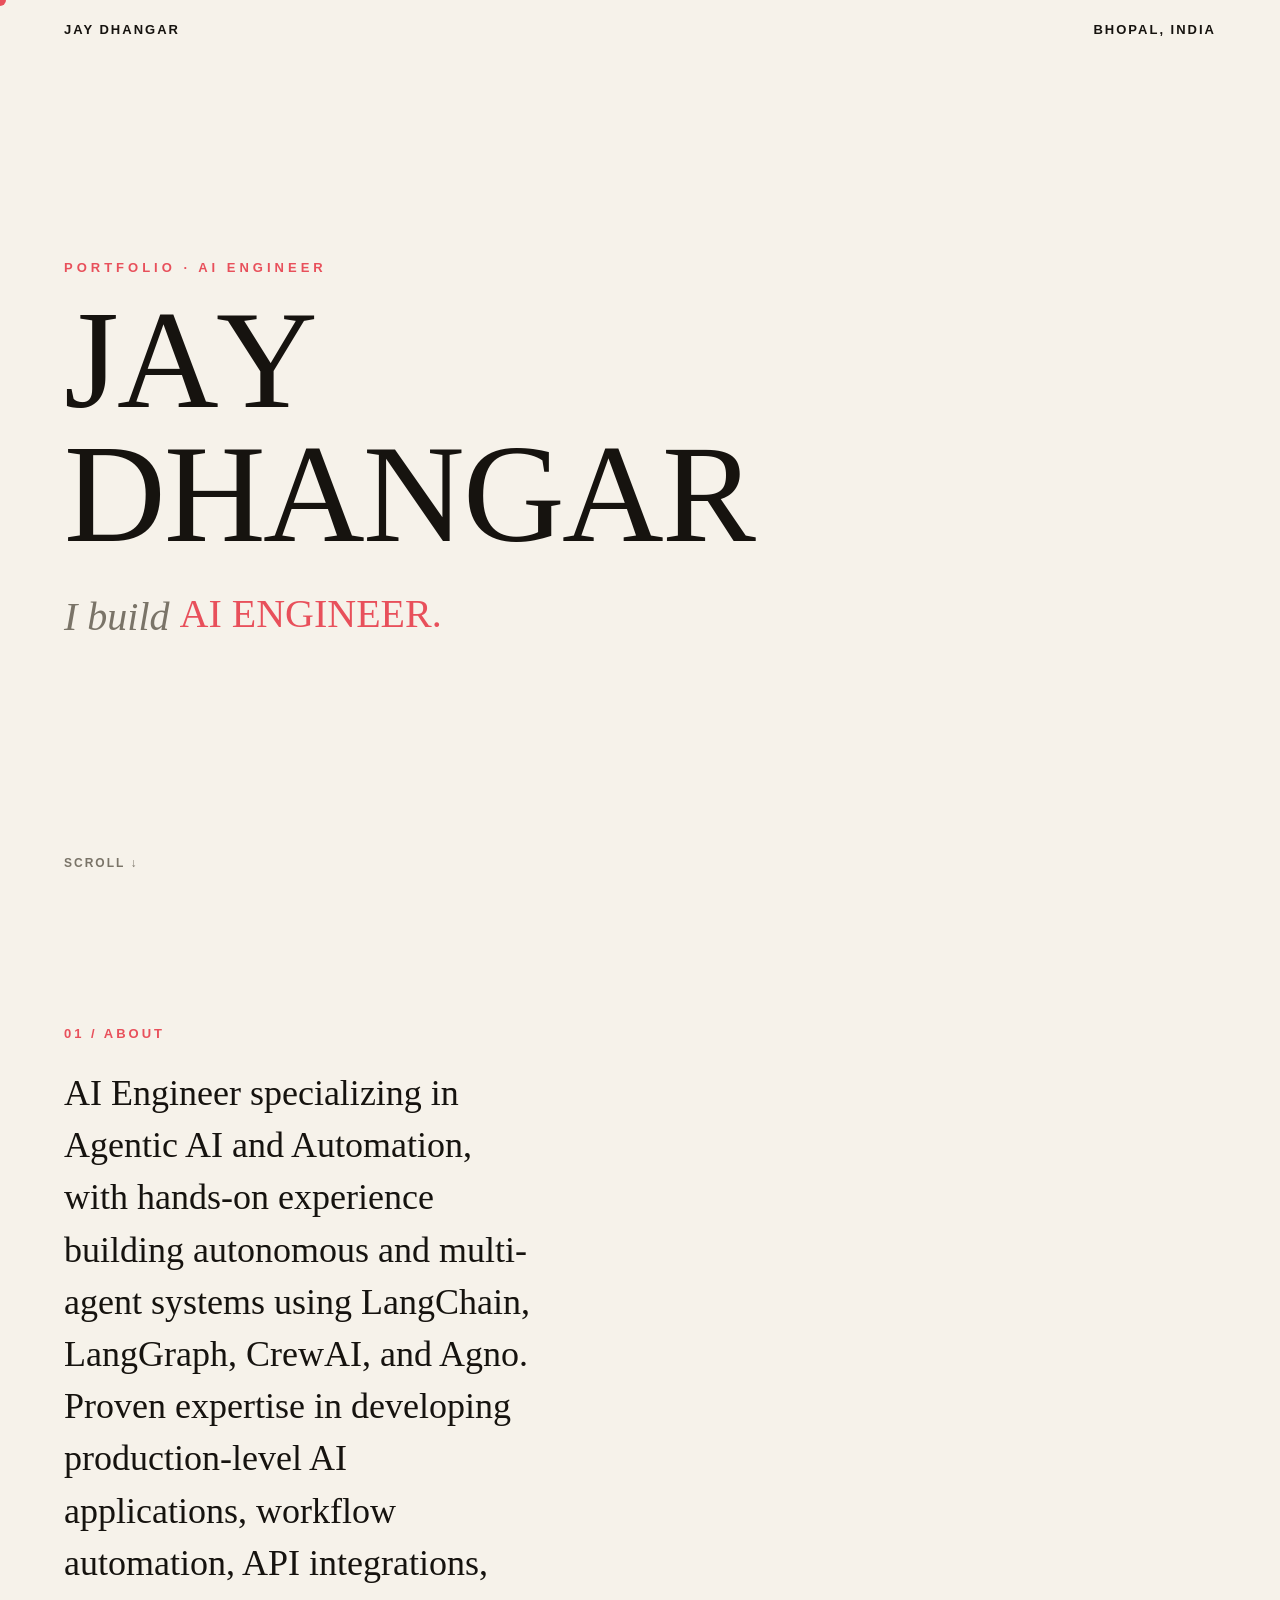
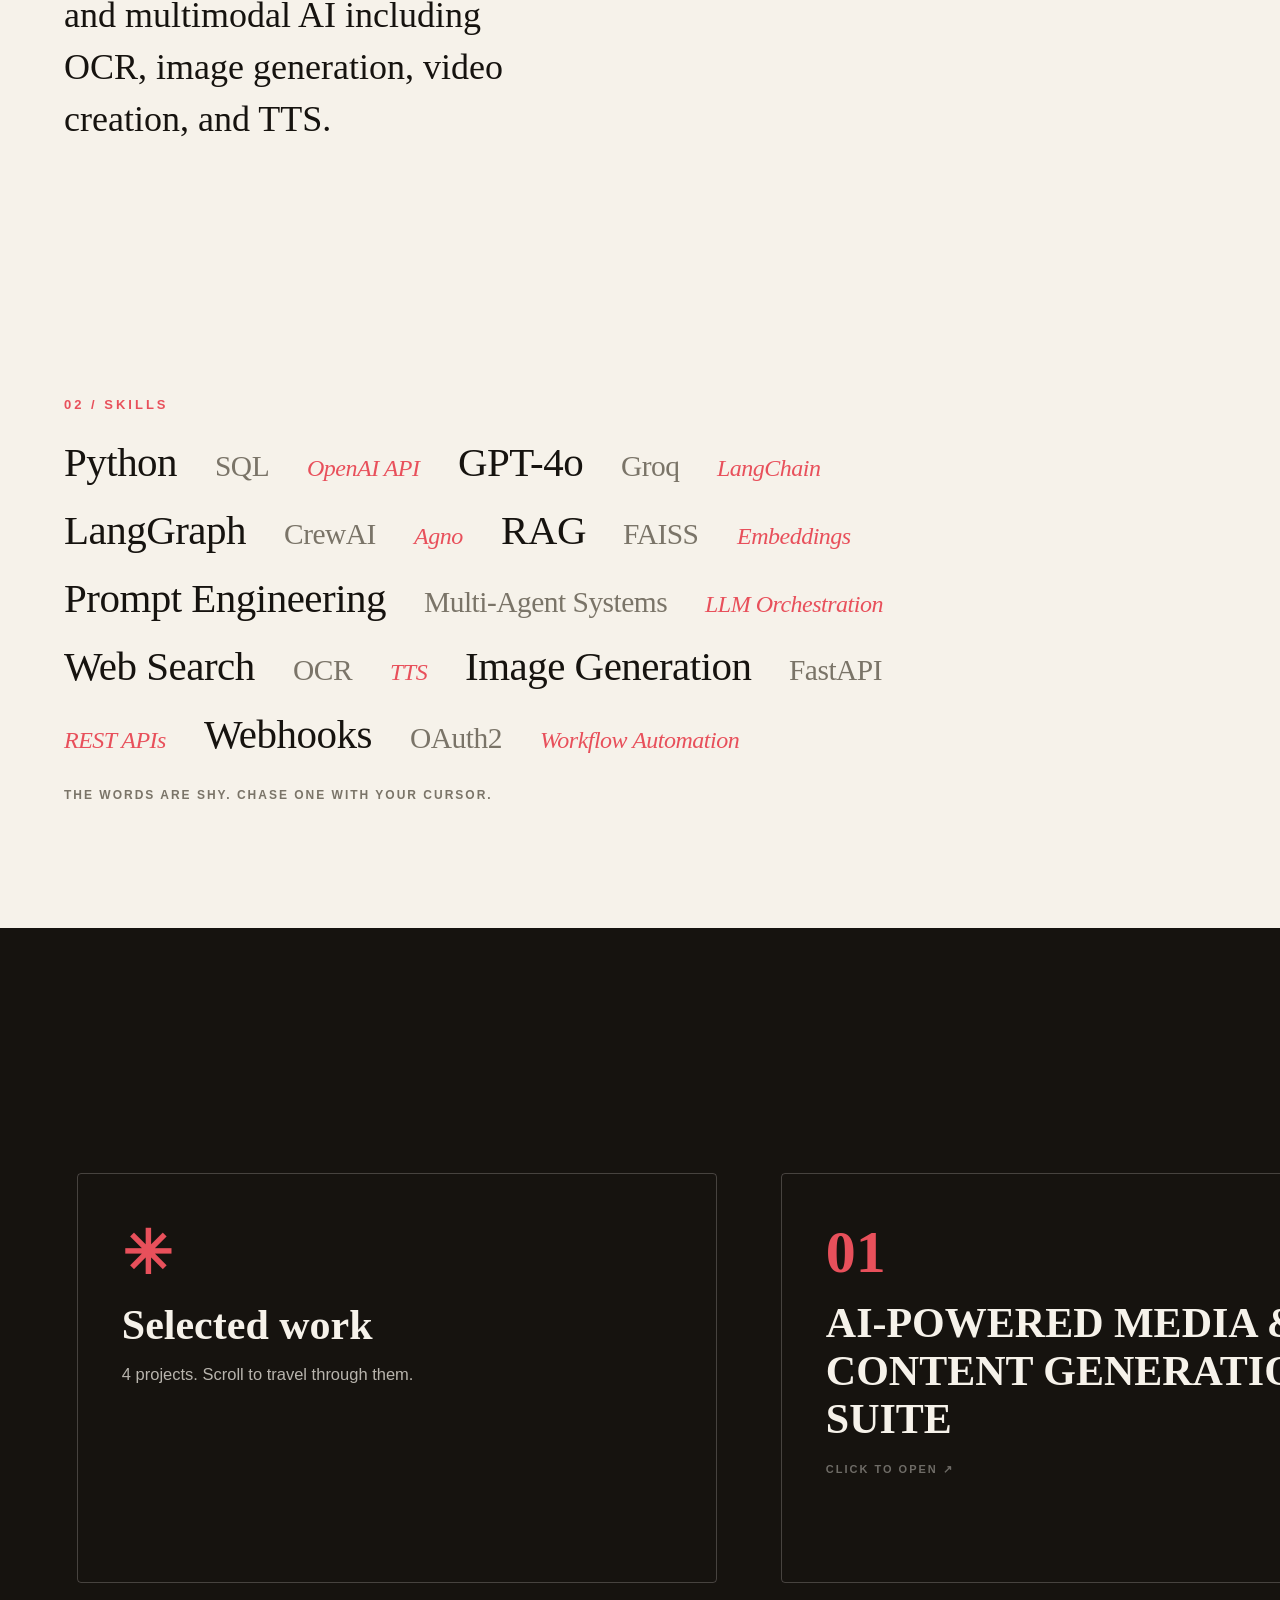
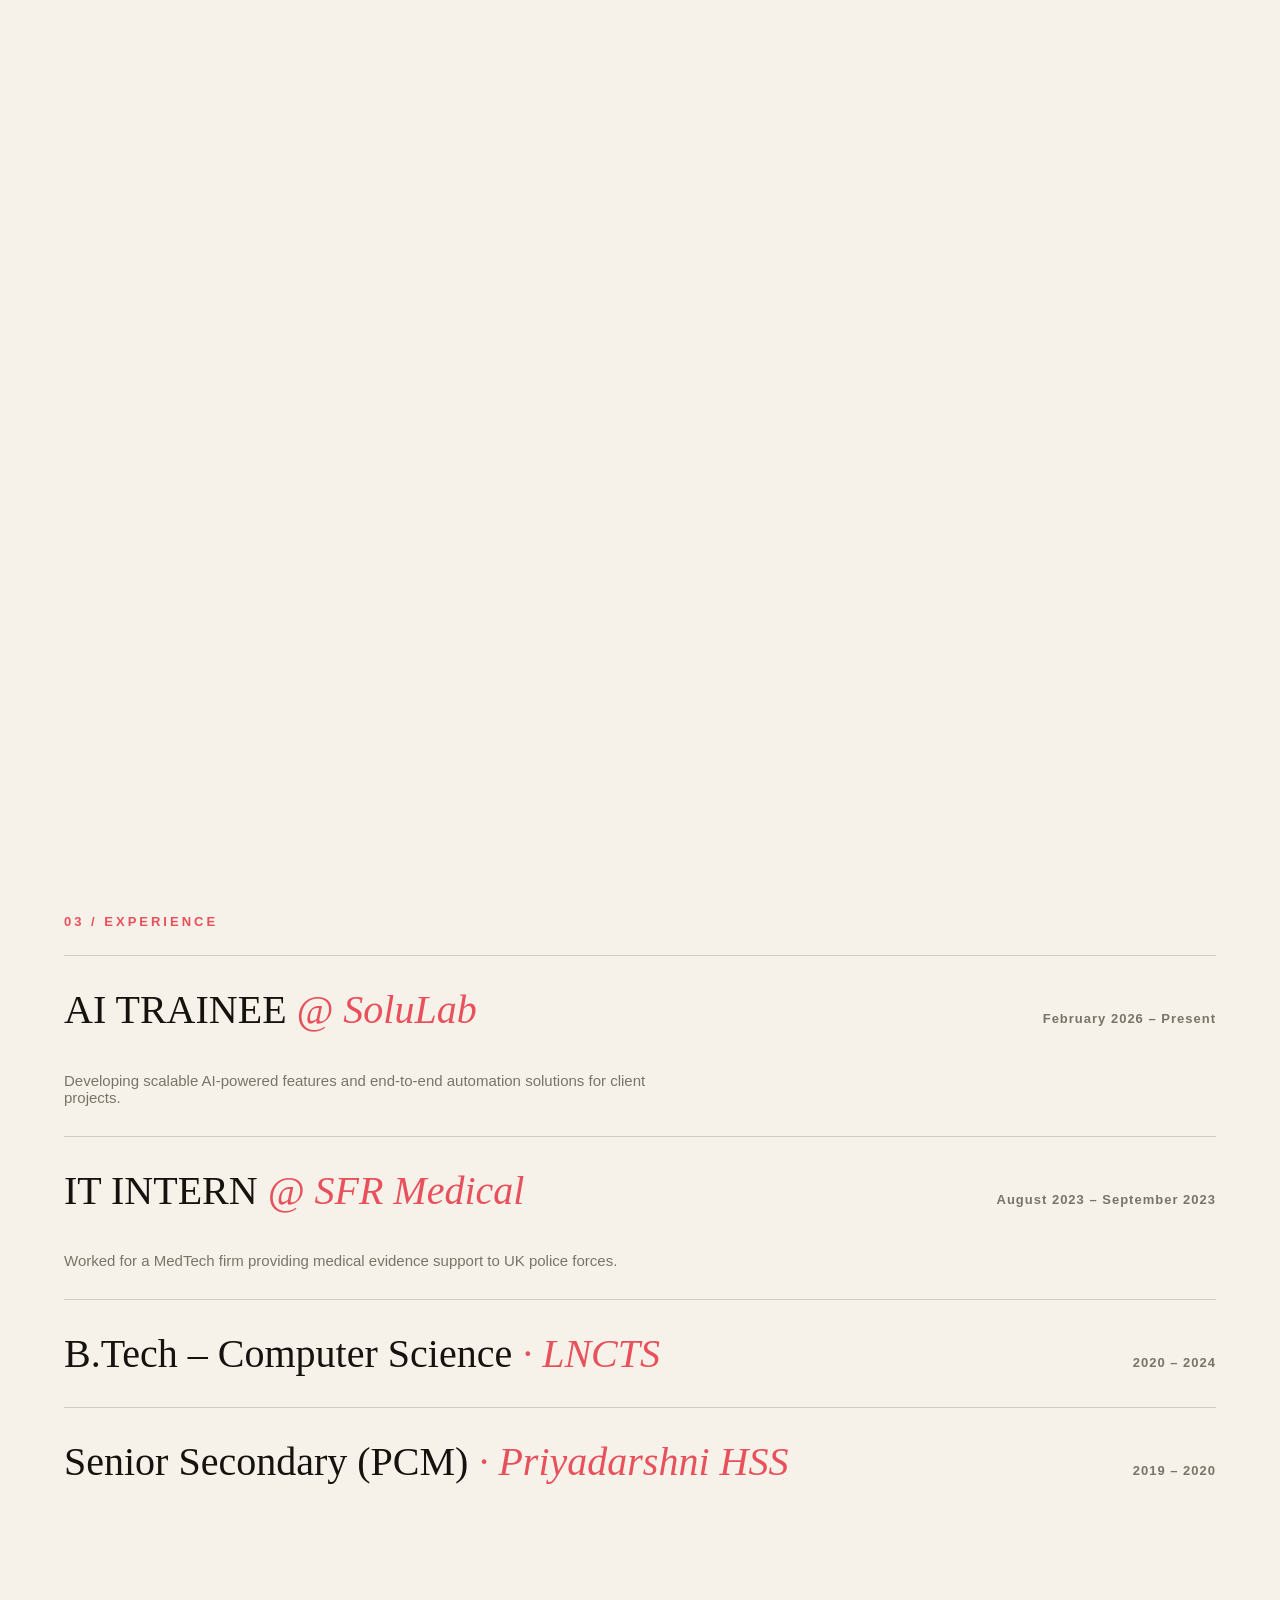
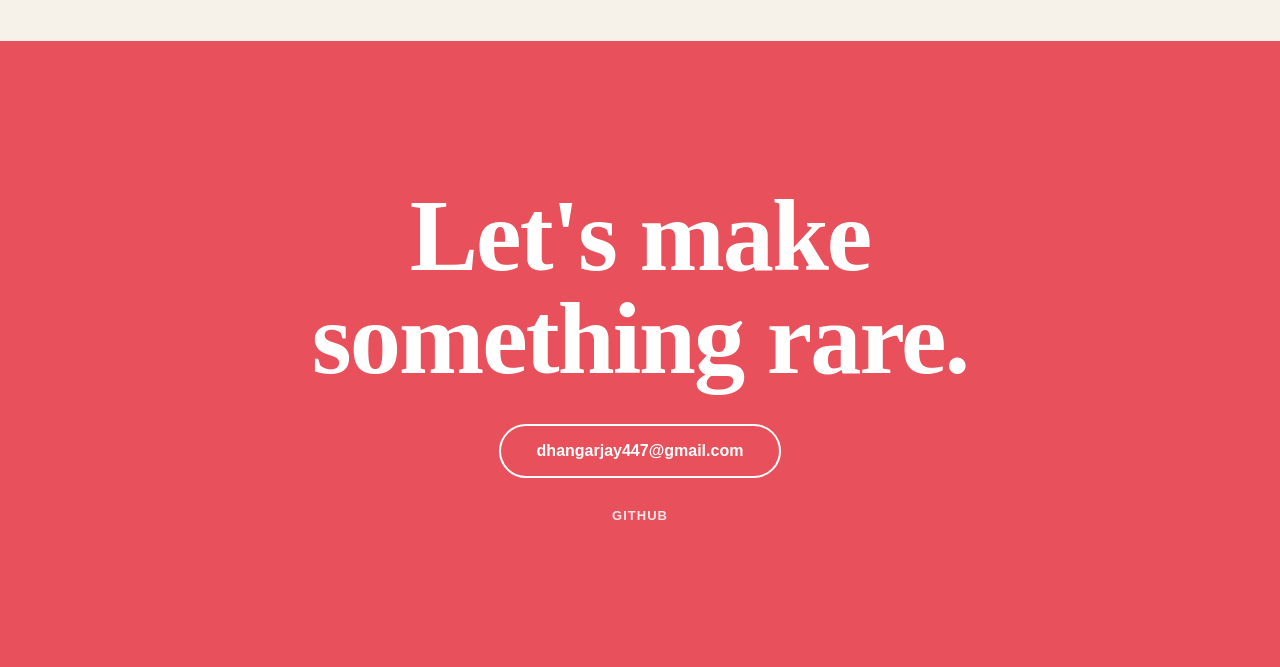
<file: portfolio-kinetic.html>
<!DOCTYPE html>
<html lang="en">
<head>
<meta charset="utf-8"/>
<meta name="viewport" content="width=device-width, initial-scale=1"/>
<title>JAY DHANGAR | Portfolio</title>
<style>
  :root { --acc: #e8505b; --ink: #16130f; --paper: #f6f2ea; --muted: #7a7468; }
  * { box-sizing: border-box; margin: 0; }
  html { scroll-behavior: smooth; }
  body { background: var(--paper); color: var(--ink); font-family: Georgia, 'Times New Roman', serif;
         overflow-x: hidden; cursor: none; }
  a { color: inherit; }
  .cur { position: fixed; z-index: 99; pointer-events: none; top: 0; left: 0;
         width: 12px; height: 12px; border-radius: 20px; background: var(--acc);
         transform: translate(-50%,-50%); transition: width .25s, height .25s, border-radius .25s;
         display: flex; align-items: center; justify-content: center;
         color: #fff; font: 700 11px/1 'Segoe UI', sans-serif; letter-spacing: 1px; white-space: nowrap; }
  .cur.view { width: 74px; height: 30px; border-radius: 30px; }
  .cur .t { opacity: 0; transition: opacity .2s; } .cur.view .t { opacity: 1; }
  @media (pointer: coarse) { body { cursor: auto; } .cur { display: none; } }

  nav { position: fixed; top: 0; left: 0; right: 0; z-index: 50; display: flex;
        justify-content: space-between; padding: 22px 5vw; mix-blend-mode: darken;
        font: 600 13px 'Segoe UI', sans-serif; letter-spacing: 2px; text-transform: uppercase; }
  .hero { min-height: 100vh; display: flex; flex-direction: column; justify-content: center; padding: 0 5vw; }
  .kicker { font: 600 13px 'Segoe UI', sans-serif; letter-spacing: 4px; text-transform: uppercase;
            color: var(--acc); margin-bottom: 18px; }
  h1 { font-size: clamp(52px, 11vw, 150px); line-height: .95; letter-spacing: -2px; font-weight: 500; }
  h1 .ln { display: block; overflow: hidden; }
  h1 .w { display: inline-block; transform: translateY(115%); animation: rise .9s cubic-bezier(.2,.7,.2,1) forwards; }
  @keyframes rise { to { transform: none; } }
  .rot-line { font-size: clamp(22px, 3.4vw, 40px); margin-top: 30px; font-style: italic; color: var(--muted); }
  .rot { display: inline-block; position: relative; color: var(--acc); font-style: normal;
         vertical-align: bottom; overflow: hidden; height: 1.25em; }
  .rot span { display: block; height: 1.25em; transition: transform .55s cubic-bezier(.6,0,.2,1); }
  .scroll-hint { position: absolute; bottom: 30px; left: 5vw; font: 600 12px 'Segoe UI', sans-serif;
                 letter-spacing: 2px; color: var(--muted); animation: bob 2s ease-in-out infinite; }
  @keyframes bob { 50% { transform: translateY(7px); } }

  section { padding: 14vh 5vw; }
  .idx { font: 700 13px 'Segoe UI', sans-serif; color: var(--acc); letter-spacing: 3px; margin-bottom: 26px; }
  .rev { overflow: hidden; }
  .rev > * { transform: translateY(110%); transition: transform .85s cubic-bezier(.2,.7,.2,1); }
  .rev.on > * { transform: none; }
  .about p { font-size: clamp(22px, 3vw, 36px); line-height: 1.45; max-width: 26ch; }
  .about p em { font-style: normal; border-bottom: 3px solid var(--acc); }

  .strip-wrap { height: 340vh; position: relative; }
  .strip-sticky { position: sticky; top: 0; height: 100vh; overflow: hidden;
                  display: flex; align-items: center; background: var(--ink); color: var(--paper); }
  .strip { display: flex; gap: 5vw; padding: 0 6vw; will-change: transform; }
  .card { flex: 0 0 62vw; max-width: 640px; border: 1px solid rgba(246,242,234,.22); padding: 44px;
          border-radius: 4px; }
  .card .no { font: 700 60px Georgia, serif; color: var(--acc); }
  .card h3 { font-size: clamp(26px, 3.4vw, 42px); margin: 12px 0; }
  .card p { color: rgba(246,242,234,.72); font-size: 16.5px; line-height: 1.6;
            font-family: 'Segoe UI', sans-serif; }
  .card .tech { margin-top: 20px; font: 600 12px 'Segoe UI', sans-serif; letter-spacing: 2px;
                text-transform: uppercase; color: var(--acc); }
  .card { cursor: none; transition: transform .25s, border-color .25s; }
  .card:hover { transform: translateY(-8px); border-color: var(--acc); }
  .openhint { margin-top: 16px; font: 700 11px 'Segoe UI', sans-serif; letter-spacing: 2px;
              color: rgba(246,242,234,.4); }
  .card:hover .openhint { color: var(--acc); }

  .lb { position: fixed; inset: 0; z-index: 200; background: rgba(22,19,15,.78); display: none;
        align-items: center; justify-content: center; padding: 4vw; backdrop-filter: blur(6px); }
  .lb.show { display: flex; }
  .lb-in { background: var(--paper); color: var(--ink); max-width: 720px; width: 100%;
           max-height: 86vh; overflow-y: auto; padding: 48px; position: relative;
           animation: lbpop .45s cubic-bezier(.2,.8,.3,1.1); border-top: 8px solid var(--acc); }
  @keyframes lbpop { from { transform: translateY(50px) scale(.96); opacity: 0; } }
  .lb-in .no { font: 700 54px Georgia, serif; color: var(--acc); }
  .lb-in h3 { font-size: clamp(28px, 4vw, 44px); margin: 8px 0 16px; }
  .lb-in p { font: 16px/1.65 'Segoe UI', sans-serif; color: #4c463c; }
  .lb-in ul { font: 15px/1.7 'Segoe UI', sans-serif; color: #4c463c; padding-left: 20px; margin: 14px 0; }
  .lb-in .tech { margin-top: 18px; }
  .lb-in .plink { display: inline-block; margin-top: 20px; font: 700 14px 'Segoe UI', sans-serif;
                  background: var(--acc); color: #fff; padding: 12px 26px; border-radius: 40px;
                  text-decoration: none; }
  .lb-x { position: absolute; top: 16px; right: 20px; font: 700 26px 'Segoe UI', sans-serif;
          cursor: pointer; border: none; background: none; color: var(--ink); }
  .lb, .lb * { cursor: auto; }

  .xp-row { display: flex; justify-content: space-between; gap: 3vw; align-items: baseline;
            padding: 30px 0; border-top: 1px solid rgba(22,19,15,.18); flex-wrap: wrap; }
  .xp-row h3 { font-size: clamp(24px, 3.4vw, 40px); font-weight: 500; }
  .xp-row .co { color: var(--acc); font-style: italic; }
  .xp-row .dt { font: 600 13px 'Segoe UI', sans-serif; color: var(--muted); letter-spacing: 1px; }
  .xp-row p { flex-basis: 100%; font-family: 'Segoe UI', sans-serif; color: var(--muted);
              font-size: 15px; max-width: 70ch; }

  .contact { background: var(--acc); color: #fff; text-align: center; padding: 16vh 5vw; }
  .contact h2 { font-size: clamp(40px, 8vw, 110px); letter-spacing: -2px; line-height: 1; }
  .contact a.mail { display: inline-block; margin-top: 34px; font: 600 16px 'Segoe UI', sans-serif;
                    border: 2px solid #fff; padding: 16px 36px; border-radius: 50px;
                    text-decoration: none; transition: all .25s; }
  .contact a.mail:hover { background: #fff; color: var(--acc); }
  .foot { display: flex; gap: 26px; justify-content: center; margin-top: 30px;
          font: 600 13px 'Segoe UI', sans-serif; letter-spacing: 1px; }
  .foot a { text-decoration: none; opacity: .85; }

  /* magnetic headline letters + ink splats that stamp a skill */
  .ch { display: inline-block; will-change: transform; }

  /* skill cloud: every word dodges the cursor like the headline */
  .skcloud { display: flex; flex-wrap: wrap; gap: 20px 38px; align-items: baseline; max-width: 950px; }
  .skw { display: inline-block; will-change: transform; font-weight: 500; letter-spacing: -.5px; }
  .skw.s1 { font-size: clamp(26px, 3.2vw, 44px); }
  .skw.s2 { font-size: clamp(20px, 2.3vw, 30px); color: var(--muted); }
  .skw.s3 { font-size: clamp(17px, 1.9vw, 24px); color: var(--acc); font-style: italic; }
  .skhint { margin-top: 30px; font: 600 12px 'Segoe UI', sans-serif; letter-spacing: 2px;
            text-transform: uppercase; color: var(--muted); }
  .splat { position: fixed; z-index: 60; pointer-events: none;
           background: var(--acc); color: #fff; font-style: italic; font-size: 15px;
           padding: 16px 26px; white-space: nowrap;
           border-radius: 58% 42% 63% 37% / 46% 62% 38% 54%;
           transform: translate(-50%,-50%) scale(.2) rotate(-6deg); opacity: 0;
           animation: splat 1.6s cubic-bezier(.2,.8,.3,1) forwards; }
  .splat i { position: absolute; background: var(--acc); border-radius: 50%; }
  @keyframes splat { 12% { transform: translate(-50%,-50%) scale(1.08) rotate(2deg); opacity: 1; }
                     70% { transform: translate(-50%,-50%) scale(1) rotate(0deg); opacity: 1; }
                     100% { transform: translate(-50%,-50%) scale(.9) rotate(0deg); opacity: 0; } }
  @media (prefers-reduced-motion: reduce) {
    h1 .w { animation: none; transform: none; }
    .rev > * { transform: none; transition: none; }
    .strip-wrap { height: auto; } .strip-sticky { position: static; height: auto; }
    .strip { flex-wrap: wrap; padding: 40px 5vw; } .card { flex-basis: 100%; }
  }
</style>
</head>
<body>
<div class="cur" id="cur"><span class="t">VIEW →</span></div>
<nav><span>JAY DHANGAR</span><span>Bhopal, India</span></nav>

<header class="hero">
  <div class="kicker">Portfolio · AI ENGINEER</div>
  <h1 id="name">
    
    <span class="ln"><span class="w" style="animation-delay: 0ms">JAY</span></span>
    
    <span class="ln"><span class="w" style="animation-delay: 140ms">DHANGAR</span></span>
    
  </h1>
  <div class="rot-line">I build&nbsp;<span class="rot" id="rot">
    <span>AI ENGINEER.</span><span>GENERATIVE AI ENGINEER.</span><span>AGENTIC AI &amp; AUTOMATION.</span>
    <span>AI ENGINEER.</span>
  </span></div>
  <div class="scroll-hint">SCROLL ↓</div>
</header>


<section class="about">
  <div class="idx">01 / ABOUT</div>
  <div class="rev"><p>AI Engineer specializing in Agentic AI and Automation, with hands-on experience building autonomous and multi-agent systems using LangChain, LangGraph, CrewAI, and Agno. Proven expertise in developing production-level AI applications, workflow automation, API integrations, and multimodal AI including OCR, image generation, video creation, and TTS.</p></div>
</section>



<section>
  <div class="idx">02 / SKILLS</div>
  <div class="skcloud">
    <span class="skw s1">Python</span><span class="skw s2">SQL</span><span class="skw s3">OpenAI API</span><span class="skw s1">GPT-4o</span><span class="skw s2">Groq</span><span class="skw s3">LangChain</span><span class="skw s1">LangGraph</span><span class="skw s2">CrewAI</span><span class="skw s3">Agno</span><span class="skw s1">RAG</span><span class="skw s2">FAISS</span><span class="skw s3">Embeddings</span><span class="skw s1">Prompt Engineering</span><span class="skw s2">Multi-Agent Systems</span><span class="skw s3">LLM Orchestration</span><span class="skw s1">Web Search</span><span class="skw s2">OCR</span><span class="skw s3">TTS</span><span class="skw s1">Image Generation</span><span class="skw s2">FastAPI</span><span class="skw s3">REST APIs</span><span class="skw s1">Webhooks</span><span class="skw s2">OAuth2</span><span class="skw s3">Workflow Automation</span>
  </div>
  <p class="skhint">the words are shy. chase one with your cursor.</p>
</section>



<div class="strip-wrap" id="stripWrap">
  <div class="strip-sticky">
    <div class="strip" id="strip">
      <div class="card"><div class="no">✳</div><h3>Selected work</h3>
        <p>4 projects. Scroll to travel through them.</p></div>
      
      <div class="card" data-view onclick="openProj(0)">
        <div class="no">01</div>
        <h3>AI-POWERED MEDIA &amp; CONTENT GENERATION SUITE</h3>
        <p></p>
        <div class="tech"></div>
        <div class="openhint">CLICK TO OPEN ↗</div>
      </div>
      
      <div class="card" data-view onclick="openProj(1)">
        <div class="no">02</div>
        <h3>MULTI-AGENT AI RECRUITMENT ASSISTANT</h3>
        <p></p>
        <div class="tech"></div>
        <div class="openhint">CLICK TO OPEN ↗</div>
      </div>
      
      <div class="card" data-view onclick="openProj(2)">
        <div class="no">03</div>
        <h3>ChristianAI — AI &amp; Backend Engineer</h3>
        <p>Production AI application</p>
        <div class="tech">Python · FastAPI · PostgreSQL · OpenAI API · GPT-4o · GPT-4o-mini · Responses API · Web Search · Whisper · TTS · image generation · S3 · Docker · pytest · CI/CD · REST APIs</div>
        <div class="openhint">CLICK TO OPEN ↗</div>
      </div>
      
      <div class="card" data-view onclick="openProj(3)">
        <div class="no">04</div>
        <h3>Mendle — AI &amp; Backend Engineer</h3>
        <p>Production AI mental-wellness / mentorship platform</p>
        <div class="tech">Python · FastAPI · Groq · LangChain · OpenAI GPT-4o · Whisper · DALL·E 3 · Google Veo · Serper/Google Search API · PaddleOCR · embeddings · LLM-as-a-judge · PostgreSQL · Docker · AWS ECR · AWS EC2 · AWS SSM · GitHub Actions · Locust</div>
        <div class="openhint">CLICK TO OPEN ↗</div>
      </div>
      
    </div>
  </div>
</div>



<section>
  <div class="idx">03 / EXPERIENCE</div>
  
  <div class="xp-row">
    <h3>AI TRAINEE <span class="co">@ SoluLab</span></h3>
    <span class="dt">February 2026 – Present</span>
    <p>Developing scalable AI-powered features and end-to-end automation solutions for client projects.</p>
  </div>
  
  <div class="xp-row">
    <h3>IT INTERN <span class="co">@ SFR Medical</span></h3>
    <span class="dt">August 2023 – September 2023</span>
    <p>Worked for a MedTech firm providing medical evidence support to UK police forces.</p>
  </div>
  
  
  <div class="xp-row">
    <h3>B.Tech – Computer Science <span class="co">· LNCTS</span></h3>
    <span class="dt">2020 – 2024</span>
  </div>
  
  <div class="xp-row">
    <h3>Senior Secondary (PCM) <span class="co">· Priyadarshni HSS</span></h3>
    <span class="dt">2019 – 2020</span>
  </div>
  
</section>


<section class="contact">
  <h2>Let's make<br/>something rare.</h2>
  <a class="mail" href="mailto:dhangarjay447@gmail.com" data-view>dhangarjay447@gmail.com</a>
  <div class="foot">
    <a href="https://github.com/JayDhangar" target="_blank">GITHUB</a>
    
    
  </div>
</section>

<div class="lb" id="lb" onclick="if(event.target===this)this.classList.remove('show')">
  <div class="lb-in">
    <button class="lb-x" onclick="document.getElementById('lb').classList.remove('show')">×</button>
    <div class="no" id="lbNo"></div>
    <h3 id="lbTitle"></h3>
    <p id="lbDesc"></p>
    <ul id="lbBullets"></ul>
    <div class="tech" id="lbTech"></div>
    <a class="plink" id="lbLink" target="_blank" style="display:none">Open project ↗</a>
  </div>
</div>

<script>
var PROJECTS = [
  
  { no: "01", title: "AI-POWERED MEDIA \u0026 CONTENT GENERATION SUITE", desc: "",
    bullets: ["Designed OCR-based automation pipelines to extract and process text from images using LLMs.", "Built text-to-image generation workflows using Stable Diffusion.", "Automated multi-platform social media content generation from image and text inputs."], tech: "",
    link: "" },
  
  { no: "02", title: "MULTI-AGENT AI RECRUITMENT ASSISTANT", desc: "",
    bullets: ["Built a multi-agent system that auto-ingests resumes from Gmail and converts them to structured data.", "Matched candidate skills against job requirements using LLM-based scoring and analysis.", "Triggered automated recruitment emails via LangGraph orchestration pipelines."], tech: "",
    link: "" },
  
  { no: "03", title: "ChristianAI \u2014 AI \u0026 Backend Engineer", desc: "Production AI application",
    bullets: ["Architected and developed a dual-path AI assistant supporting both Christian-specific and general ChatGPT-style conversations using OpenAI APIs with intent classification and safety guardrails.", "Integrated OpenAI Responses API with live web search to provide current, web-grounded answers with citations.", "Implemented LLM-based query classification fallback to enhance intent detection for misspellings and ambiguous queries.", "Built AI-powered image-generation and vision workflows using GPT-4o/GPT-4o-mini, including poster generation and intelligent person placement.", "Developed a faithful face-compositing pipeline that seamlessly integrates user-uploaded photos into AI-generated poster designs.", "Built AI Bible narration infrastructure using TTS and Whisper, generating synchronized audio that enhanced engagement.", "Designed and implemented the complete Bible Player backend, achieving ease of use for over 100,000 users.", "Re-engineered billing from chapter-based charging to real listening-time usage metering, aligning credit consumption with actual user activity.", "Implemented a 30-day quiz-streak reward system that enhances user retention by incentivizing engagement.", "Built automated narration caching jobs, improving first-play performance and reducing wait times.", "Designed a 90-day no-repeat devotional system with timezone-aware daily verse selection, optimizing user experience.", "Recalibrated the application\u0027s credit/pricing infrastructure based on actual OpenAI usage costs.", "Implemented semantic AI-generated conversation titles to enhance user interaction and personalization.", "Developed a scripture-translation quality system for consistent multilingual poster generation."], tech: "Python \u00b7 FastAPI \u00b7 PostgreSQL \u00b7 OpenAI API \u00b7 GPT-4o \u00b7 GPT-4o-mini \u00b7 Responses API \u00b7 Web Search \u00b7 Whisper \u00b7 TTS \u00b7 image generation \u00b7 S3 \u00b7 Docker \u00b7 pytest \u00b7 CI/CD \u00b7 REST APIs",
    link: "" },
  
  { no: "04", title: "Mendle \u2014 AI \u0026 Backend Engineer", desc: "Production AI mental-wellness / mentorship platform",
    bullets: ["Built the core LLM orchestration layer using Groq and LangChain, including retry/backoff handling and differentiated per-minute vs. daily token-limit errors.", "Implemented embedding-based response-quality validation using cosine-similarity relevance scoring, repetition checks, and response-length validation.", "Integrated real-time web-search grounding using Serper/Google Search API with prompt-injection defenses.", "Designed a privacy-preserving multi-party AI mediation engine controlling participant anonymity in sensitive conversations.", "Developed recency-aware context management, improving conversation coherence and relevance.", "Built an Emotional Memory Object pipeline that generates insights from conversations, improving user support capabilities.", "Implemented AI oversight to track model latency and user interaction metrics, ensuring continuous improvement."], tech: "Python \u00b7 FastAPI \u00b7 Groq \u00b7 LangChain \u00b7 OpenAI GPT-4o \u00b7 Whisper \u00b7 DALL\u00b7E 3 \u00b7 Google Veo \u00b7 Serper/Google Search API \u00b7 PaddleOCR \u00b7 embeddings \u00b7 LLM-as-a-judge \u00b7 PostgreSQL \u00b7 Docker \u00b7 AWS ECR \u00b7 AWS EC2 \u00b7 AWS SSM \u00b7 GitHub Actions \u00b7 Locust",
    link: "" },
  
];
function openProj(i){
  var p = PROJECTS[i]; if (!p) return;
  document.getElementById('lbNo').textContent = p.no;
  document.getElementById('lbTitle').textContent = p.title;
  document.getElementById('lbDesc').textContent = p.desc;
  var ul = document.getElementById('lbBullets'); ul.innerHTML = '';
  p.bullets.forEach(function(b){ var li = document.createElement('li'); li.textContent = b; ul.appendChild(li); });
  document.getElementById('lbTech').textContent = p.tech;
  var a = document.getElementById('lbLink');
  if (p.link) { a.href = p.link; a.style.display = 'inline-block'; } else a.style.display = 'none';
  document.getElementById('lb').classList.add('show');
}
document.addEventListener('keydown', function(e){
  if (e.key === 'Escape') document.getElementById('lb').classList.remove('show');
});
(function(){
  var reduced = matchMedia('(prefers-reduced-motion: reduce)').matches;

  var cur = document.getElementById('cur'), cx = 0, cy = 0, tx = 0, ty = 0;
  addEventListener('mousemove', function(e){ tx = e.clientX; ty = e.clientY; });
  (function lerp(){
    cx += (tx - cx) * .18; cy += (ty - cy) * .18;
    cur.style.transform = 'translate(' + (cx - 0) + 'px,' + (cy - 0) + 'px) translate(-50%,-50%)';
    requestAnimationFrame(lerp);
  })();
  document.querySelectorAll('[data-view]').forEach(function(el){
    el.addEventListener('mouseenter', function(){ cur.classList.add('view'); });
    el.addEventListener('mouseleave', function(){ cur.classList.remove('view'); });
  });

  var rot = document.getElementById('rot'), ri = 0, n = rot.children.length;
  if (!reduced) setInterval(function(){
    ri = (ri + 1) % n;
    for (var i = 0; i < n; i++) rot.children[i].style.transform = 'translateY(' + (-ri * 100) + '%)';
    if (ri === n - 1) setTimeout(function(){
      ri = 0;
      for (var i = 0; i < n; i++) { rot.children[i].style.transition = 'none';
        rot.children[i].style.transform = 'translateY(0)'; }
      void rot.offsetHeight;
      for (var i = 0; i < n; i++) rot.children[i].style.transition = '';
    }, 560);
  }, 2200);

  var io = new IntersectionObserver(function(es){
    es.forEach(function(e){ if (e.isIntersecting) e.target.classList.add('on'); });
  }, { threshold: 0.3 });
  document.querySelectorAll('.rev').forEach(function(el){ io.observe(el); });

  var wrap = document.getElementById('stripWrap'), strip = document.getElementById('strip');
  if (wrap && strip && !reduced) addEventListener('scroll', function(){
    var rc = wrap.getBoundingClientRect();
    var total = wrap.offsetHeight - innerHeight;
    var p = Math.min(1, Math.max(0, -rc.top / total));
    var dist = strip.scrollWidth - innerWidth + innerWidth * 0.08;
    strip.style.transform = 'translateX(' + (-p * dist) + 'px)';
  }, { passive: true });

  // magnetic type: headline letters and skill words dodge the cursor, then spring back
  if (!reduced && matchMedia('(pointer: fine)').matches) setTimeout(function(){
    var chars = [];
    document.querySelectorAll('#name .w').forEach(function(w){
      var text = w.textContent; w.textContent = '';
      text.split('').forEach(function(c){
        var s = document.createElement('span'); s.className = 'ch'; s.textContent = c;
        w.appendChild(s); chars.push({ el: s, dx: 0, dy: 0 });
      });
    });
    document.querySelectorAll('.skw').forEach(function(el){
      chars.push({ el: el, dx: 0, dy: 0 });
    });
    var mx = -1e4, my = -1e4;
    addEventListener('mousemove', function(e){ mx = e.clientX; my = e.clientY; }, { passive: true });
    (function spring(){
      chars.forEach(function(c){
        var rc = c.el.getBoundingClientRect();
        // rest position: subtract the current offset so the force uses the letter's home spot
        var cx = rc.left + rc.width / 2 - c.dx, cy = rc.top + rc.height / 2 - c.dy;
        var dx = cx - mx, dy = cy - my, d2 = dx * dx + dy * dy, R = 130, tx = 0, ty = 0;
        if (d2 < R * R) {
          var d = Math.sqrt(d2), f = (R - d) / R * 36;
          if (d > 1) { tx = dx / d * f; ty = dy / d * f; }
          else { ty = -f; }  // direct hit: push straight up
        }
        c.dx += (tx - c.dx) * .16; c.dy += (ty - c.dy) * .16;
        c.el.style.transform = 'translate(' + c.dx + 'px,' + c.dy + 'px)';
      });
      requestAnimationFrame(spring);
    })();
  }, 1700);  // start after the intro rise animation settles

  // ink splats: click blank paper and a skill soaks in, then fades
  var INKS = ["Python", "SQL", "OpenAI API", "GPT-4o", "Groq", "LangChain", "LangGraph", "CrewAI", "Agno", "RAG", "FAISS", "Embeddings", "Prompt Engineering", "Multi-Agent Systems", "LLM Orchestration", "Web Search", "OCR", "TTS", "Image Generation", "FastAPI", "REST APIs", "Webhooks", "OAuth2", "Workflow Automation"];
  if (INKS.length && !reduced) {
    var ik = 0;
    addEventListener('click', function(e){
      if (e.target.closest('a, button, input, .card, .lb, .xp-row')) return;
      var sp = document.createElement('div'); sp.className = 'splat';
      sp.textContent = INKS[ik++ % INKS.length];
      sp.style.left = e.clientX + 'px'; sp.style.top = e.clientY + 'px';
      for (var i = 0; i < 5; i++) {
        var dr = document.createElement('i');
        var sz = 4 + Math.random() * 9;
        dr.style.width = dr.style.height = sz + 'px';
        dr.style.left = (50 + (Math.random() - .5) * 170) + '%';
        dr.style.top = (50 + (Math.random() - .5) * 180) + '%';
        sp.appendChild(dr);
      }
      document.body.appendChild(sp);
      setTimeout(function(){ sp.remove(); }, 1700);
    });
  }
})();
</script>
</body>
</html>
</file>
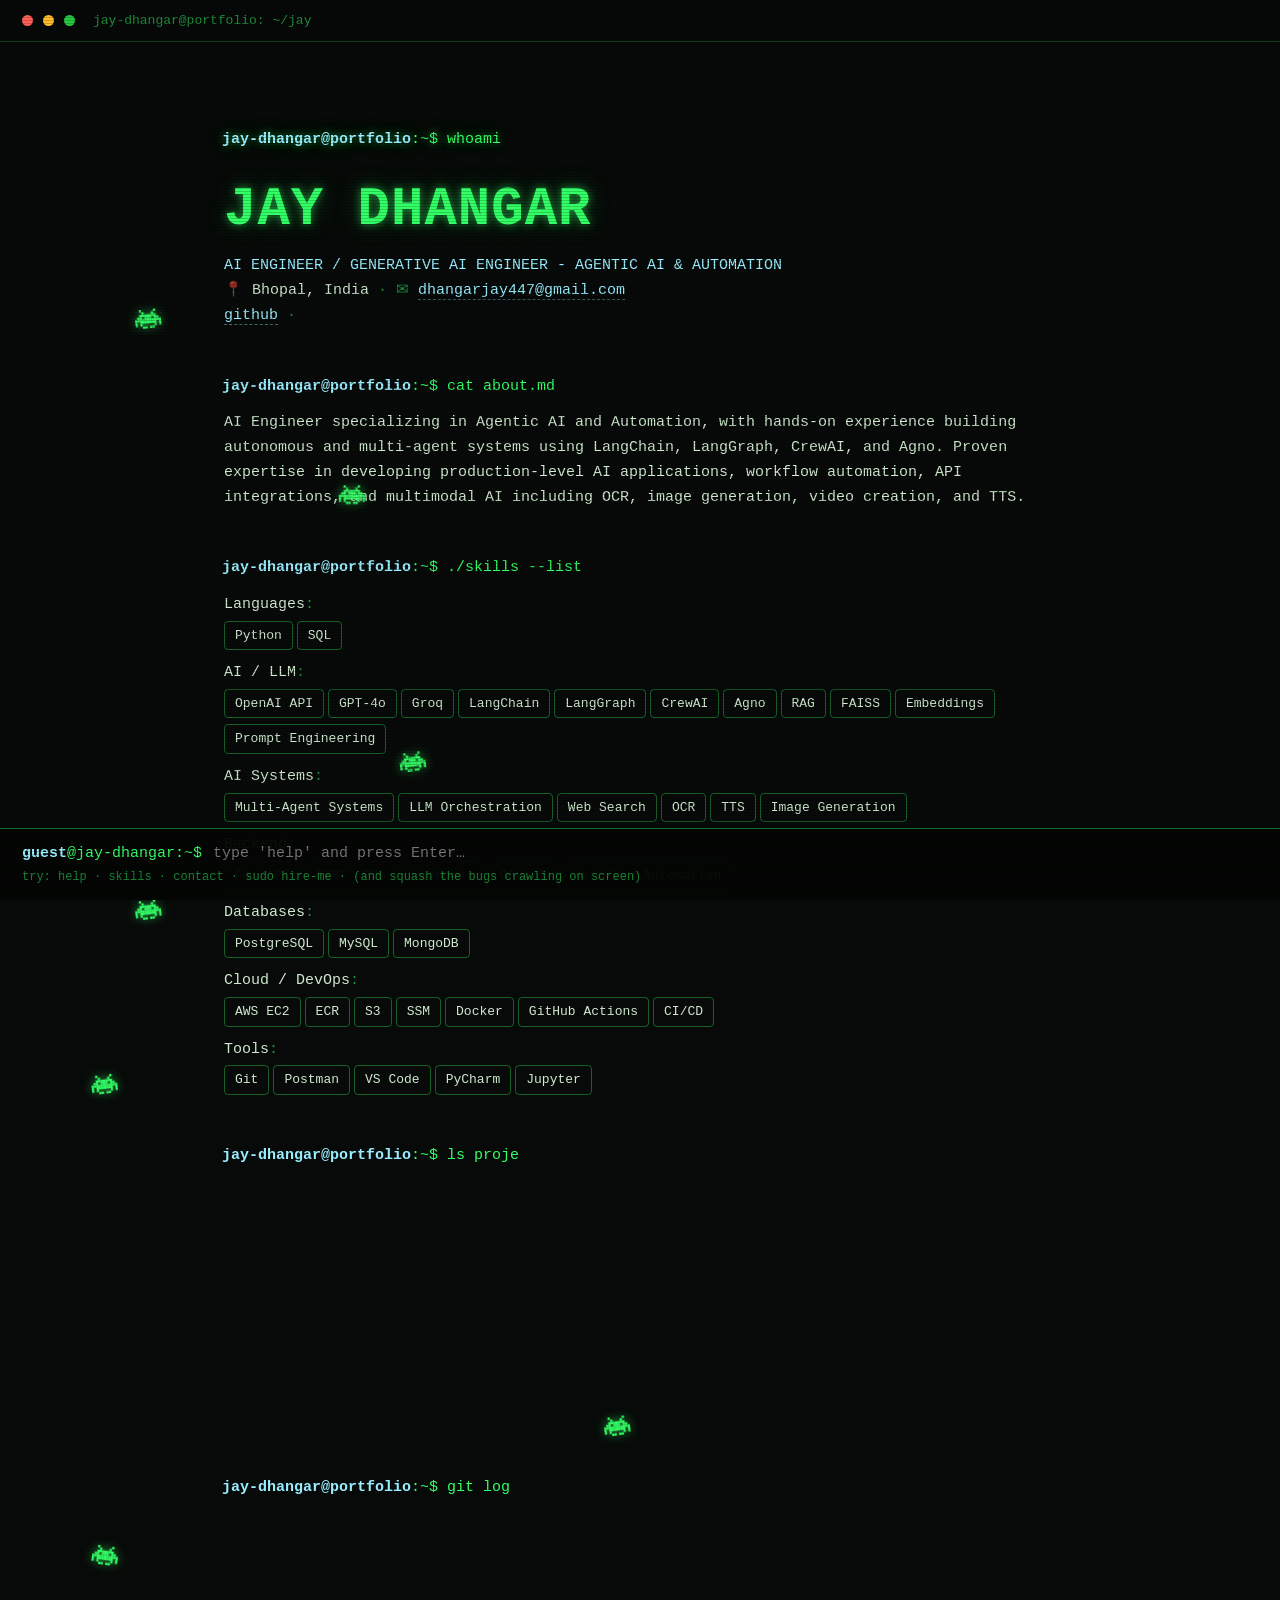
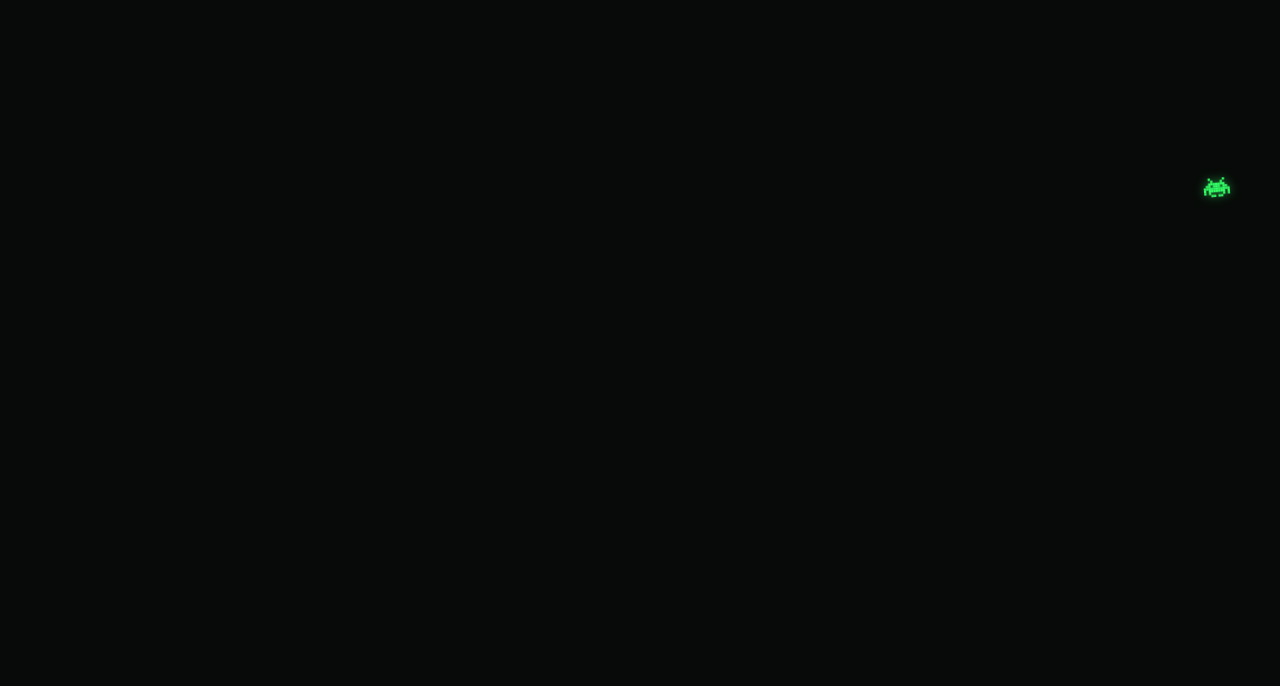
<file: portfolio-terminal.html>
<!DOCTYPE html>
<html lang="en">
<head>
<meta charset="utf-8"/>
<meta name="viewport" content="width=device-width, initial-scale=1"/>
<title>JAY DHANGAR | Portfolio</title>
<style>
  :root { --acc: #33ff66; --acc-dark: #1c8c38; --bg: #070a08; --dim: rgba(51, 255, 102, 0.55); }
  * { box-sizing: border-box; margin: 0; }
  html { scroll-behavior: smooth; }
  body {
    background: var(--bg); color: var(--acc);
    font-family: 'Cascadia Code', 'Fira Code', Consolas, monospace;
    font-size: 15px; line-height: 1.65; padding-bottom: 120px;
  }
  ::selection { background: var(--acc); color: var(--bg); }
  .crt::after {
    content: ""; position: fixed; inset: 0; pointer-events: none; z-index: 50;
    background: repeating-linear-gradient(0deg, rgba(0,0,0,0.18) 0 1px, transparent 1px 3px);
    animation: flicker 6s infinite;
  }
  @keyframes flicker { 0%,100% { opacity: .8 } 48% { opacity: .8 } 50% { opacity: .55 } 52% { opacity: .8 } }
  .glow { text-shadow: 0 0 8px var(--dim), 0 0 24px rgba(51, 255, 102, 0.25); }
  .wrap { max-width: 880px; margin: 0 auto; padding: 40px 22px; }
  .bar {
    position: sticky; top: 0; z-index: 40; background: rgba(7,10,8,0.92); backdrop-filter: blur(4px);
    border-bottom: 1px solid rgba(51, 255, 102, 0.25); padding: 10px 22px;
    display: flex; gap: 10px; align-items: center; font-size: 13px;
  }
  .dot { width: 11px; height: 11px; border-radius: 50%; background: #ff5f57; }
  .dot:nth-child(2) { background: #febc2e; } .dot:nth-child(3) { background: #28c840; }
  .bar span { color: var(--dim); margin-left: 8px; }
  .prompt { color: var(--acc-light, var(--acc)); }
  .prompt b { color: #9ef;  font-weight: 600; }
  .cursor { display: inline-block; width: 9px; height: 18px; background: var(--acc); vertical-align: text-bottom;
            animation: blink 1s steps(1) infinite; }
  @keyframes blink { 50% { opacity: 0 } }
  section { margin-top: 46px; opacity: 0; transform: translateY(8px); transition: opacity .5s, transform .5s; }
  section.on { opacity: 1; transform: none; }
  .cmd { color: var(--dim); margin-bottom: 12px; }
  .cmd .typed { color: var(--acc); }
  .out { color: #cfe8cf; padding-left: 2px; }
  .out h1 { font-size: clamp(30px, 6vw, 54px); color: var(--acc); letter-spacing: 1px; }
  .out .role { color: #9ef; }
  .kv { color: var(--dim); } .kv b { color: #cfe8cf; font-weight: 500; }
  a { color: #9ef; text-decoration: none; border-bottom: 1px dashed rgba(153,238,255,.4); }
  a:hover { background: rgba(153,238,255,.12); }
  .grid { display: grid; grid-template-columns: repeat(auto-fill, minmax(240px, 1fr)); gap: 10px; margin-top: 8px; }
  .chip { border: 1px solid rgba(51, 255, 102, .35); padding: 3px 10px; border-radius: 4px;
          display: inline-block; margin: 3px 4px 3px 0; color: #cfe8cf; font-size: 13px;
          transition: all .15s; cursor: default; }
  .chip:hover { background: var(--acc); color: var(--bg); box-shadow: 0 0 14px var(--dim); }
  .proj { border: 1px solid rgba(51, 255, 102, .3); border-radius: 6px; padding: 14px 16px; margin: 10px 0;
          cursor: pointer; transition: border-color .2s, box-shadow .2s; }
  .proj:hover { border-color: var(--acc); box-shadow: 0 0 18px rgba(51, 255, 102, .15); }
  .proj .pname { color: var(--acc); font-weight: 600; }
  .proj .pname::before { content: "▸ "; transition: transform .2s; display: inline-block; }
  .proj.open .pname::before { transform: rotate(90deg); }
  .proj .body { max-height: 0; overflow: hidden; transition: max-height .45s ease; color: #cfe8cf; }
  .proj.open .body { max-height: 400px; padding-top: 10px; }
  .xp { border-left: 2px solid rgba(51, 255, 102, .4); margin: 14px 0 14px 4px; padding: 2px 0 2px 16px; }
  .xp .t { color: var(--acc); font-weight: 600; } .xp .c { color: #9ef; font-size: 13px; }
  .xp ul { padding-left: 18px; color: #cfe8cf; } .xp li { margin: 3px 0; }
  .term {
    position: fixed; bottom: 0; left: 0; right: 0; z-index: 45;
    background: rgba(5,7,5,0.97); border-top: 1px solid rgba(51, 255, 102, .4); padding: 12px 22px;
  }
  .term input { background: transparent; border: none; outline: none; color: var(--acc);
                font: inherit; width: 70%; }
  #tout { max-height: 180px; overflow-y: auto; font-size: 13px; color: #cfe8cf; }
  #tout div { margin: 2px 0; }
  .hint { color: rgba(51, 255, 102, .5); font-size: 12px; }
  /* system bugs: skills disguised as crawlers. click one to squash it */
  .bug { position: absolute; left: 0; top: 0; z-index: 30; width: 26px; height: 19px; cursor: crosshair;
         will-change: transform; filter: drop-shadow(0 0 5px var(--dim)); }
  .bug svg { width: 100%; height: 100%; display: block; }
  .pxx { position: fixed; z-index: 31; width: 4px; height: 4px; background: var(--acc);
         pointer-events: none; transition: transform .7s ease-out, opacity .7s; }
  .bugname { position: fixed; z-index: 32; color: var(--acc); font-weight: 700; white-space: nowrap;
             text-shadow: 0 0 12px var(--dim); pointer-events: none;
             animation: bugname 1.5s ease-out forwards; }
  @keyframes bugname { 0% { opacity: 0; transform: translate(-50%, 8px) scale(.6); }
                       18% { opacity: 1; transform: translate(-50%, -6px) scale(1.05); }
                       100% { opacity: 0; transform: translate(-50%, -40px) scale(1.1); } }
  .bugtoast { position: fixed; right: 16px; bottom: 92px; z-index: 46; font-size: 13px; color: #cfe8cf;
              background: rgba(5,9,6,.95); border: 1px solid rgba(51, 255, 102, .45);
              padding: 8px 14px; opacity: 0; transition: opacity .3s; pointer-events: none; }
  .bugtoast.on { opacity: 1; }
  @media (prefers-reduced-motion: reduce) {
    * { animation: none !important; transition: none !important; }
    section { opacity: 1; transform: none; }
  }
</style>
</head>
<body class="crt">
<div class="bar"><div class="dot"></div><div class="dot"></div><div class="dot"></div>
  <span>jay-dhangar@portfolio: ~/jay</span></div>

<div class="wrap">
  <section id="hero" class="on">
    <div class="cmd glow"><span class="prompt"><b>jay-dhangar@portfolio</b>:~$</span> <span class="typed" data-type="whoami"></span><span class="cursor" id="c0"></span></div>
    <div class="out" data-reveal>
      <h1 class="glow">JAY DHANGAR</h1>
      <p class="role">AI ENGINEER / GENERATIVE AI ENGINEER - AGENTIC AI &amp; AUTOMATION</p>
      <p class="kv">📍 <b>Bhopal, India</b> · ✉ <a href="mailto:dhangarjay447@gmail.com">dhangarjay447@gmail.com</a></p>
      <p class="kv">
        <a href="https://github.com/JayDhangar" target="_blank">github</a> · 
        
        
      </p>
    </div>
  </section>

  
  <section>
    <div class="cmd"><span class="prompt"><b>jay-dhangar@portfolio</b>:~$</span> <span class="typed" data-type="cat about.md"></span></div>
    <div class="out" data-reveal><p>AI Engineer specializing in Agentic AI and Automation, with hands-on experience building autonomous and multi-agent systems using LangChain, LangGraph, CrewAI, and Agno. Proven expertise in developing production-level AI applications, workflow automation, API integrations, and multimodal AI including OCR, image generation, video creation, and TTS.</p></div>
  </section>
  

  
  <section>
    <div class="cmd"><span class="prompt"><b>jay-dhangar@portfolio</b>:~$</span> <span class="typed" data-type="./skills --list"></span></div>
    <div class="out" data-reveal>
      
      <p class="kv" style="margin-top:8px"><b>Languages</b>:</p>
      <div><span class="chip">Python</span><span class="chip">SQL</span></div>
      
      <p class="kv" style="margin-top:8px"><b>AI / LLM</b>:</p>
      <div><span class="chip">OpenAI API</span><span class="chip">GPT-4o</span><span class="chip">Groq</span><span class="chip">LangChain</span><span class="chip">LangGraph</span><span class="chip">CrewAI</span><span class="chip">Agno</span><span class="chip">RAG</span><span class="chip">FAISS</span><span class="chip">Embeddings</span><span class="chip">Prompt Engineering</span></div>
      
      <p class="kv" style="margin-top:8px"><b>AI Systems</b>:</p>
      <div><span class="chip">Multi-Agent Systems</span><span class="chip">LLM Orchestration</span><span class="chip">Web Search</span><span class="chip">OCR</span><span class="chip">TTS</span><span class="chip">Image Generation</span></div>
      
      <p class="kv" style="margin-top:8px"><b>Backend</b>:</p>
      <div><span class="chip">FastAPI</span><span class="chip">REST APIs</span><span class="chip">Webhooks</span><span class="chip">OAuth2</span><span class="chip">Workflow Automation</span></div>
      
      <p class="kv" style="margin-top:8px"><b>Databases</b>:</p>
      <div><span class="chip">PostgreSQL</span><span class="chip">MySQL</span><span class="chip">MongoDB</span></div>
      
      <p class="kv" style="margin-top:8px"><b>Cloud / DevOps</b>:</p>
      <div><span class="chip">AWS EC2</span><span class="chip">ECR</span><span class="chip">S3</span><span class="chip">SSM</span><span class="chip">Docker</span><span class="chip">GitHub Actions</span><span class="chip">CI/CD</span></div>
      
      <p class="kv" style="margin-top:8px"><b>Tools</b>:</p>
      <div><span class="chip">Git</span><span class="chip">Postman</span><span class="chip">VS Code</span><span class="chip">PyCharm</span><span class="chip">Jupyter</span></div>
      
    </div>
  </section>
  

  <section>
    <div class="cmd"><span class="prompt"><b>jay-dhangar@portfolio</b>:~$</span> <span class="typed" data-type="ls projects/ --details"></span></div>
    <div class="out" data-reveal>
      
      <div class="proj" onclick="this.classList.toggle('open')">
        <div class="pname">AI-POWERED MEDIA &amp; CONTENT GENERATION SUITE</div>
        <div class="body">
          <p></p>
          <ul><li>Designed OCR-based automation pipelines to extract and process text from images using LLMs.</li><li>Built text-to-image generation workflows using Stable Diffusion.</li><li>Automated multi-platform social media content generation from image and text inputs.</li></ul>
          
          
        </div>
      </div>
      
      <div class="proj" onclick="this.classList.toggle('open')">
        <div class="pname">MULTI-AGENT AI RECRUITMENT ASSISTANT</div>
        <div class="body">
          <p></p>
          <ul><li>Built a multi-agent system that auto-ingests resumes from Gmail and converts them to structured data.</li><li>Matched candidate skills against job requirements using LLM-based scoring and analysis.</li><li>Triggered automated recruitment emails via LangGraph orchestration pipelines.</li></ul>
          
          
        </div>
      </div>
      
      <div class="proj" onclick="this.classList.toggle('open')">
        <div class="pname">ChristianAI — AI &amp; Backend Engineer</div>
        <div class="body">
          <p>Production AI application</p>
          <ul><li>Architected and developed a dual-path AI assistant supporting both Christian-specific and general ChatGPT-style conversations using OpenAI APIs with intent classification and safety guardrails.</li><li>Integrated OpenAI Responses API with live web search to provide current, web-grounded answers with citations.</li><li>Implemented LLM-based query classification fallback to enhance intent detection for misspellings and ambiguous queries.</li><li>Built AI-powered image-generation and vision workflows using GPT-4o/GPT-4o-mini, including poster generation and intelligent person placement.</li><li>Developed a faithful face-compositing pipeline that seamlessly integrates user-uploaded photos into AI-generated poster designs.</li><li>Built AI Bible narration infrastructure using TTS and Whisper, generating synchronized audio that enhanced engagement.</li><li>Designed and implemented the complete Bible Player backend, achieving ease of use for over 100,000 users.</li><li>Re-engineered billing from chapter-based charging to real listening-time usage metering, aligning credit consumption with actual user activity.</li><li>Implemented a 30-day quiz-streak reward system that enhances user retention by incentivizing engagement.</li><li>Built automated narration caching jobs, improving first-play performance and reducing wait times.</li><li>Designed a 90-day no-repeat devotional system with timezone-aware daily verse selection, optimizing user experience.</li><li>Recalibrated the application&#39;s credit/pricing infrastructure based on actual OpenAI usage costs.</li><li>Implemented semantic AI-generated conversation titles to enhance user interaction and personalization.</li><li>Developed a scripture-translation quality system for consistent multilingual poster generation.</li></ul>
          <p class="kv">stack: <b>Python, FastAPI, PostgreSQL, OpenAI API, GPT-4o, GPT-4o-mini, Responses API, Web Search, Whisper, TTS, image generation, S3, Docker, pytest, CI/CD, REST APIs</b></p>
          
        </div>
      </div>
      
      <div class="proj" onclick="this.classList.toggle('open')">
        <div class="pname">Mendle — AI &amp; Backend Engineer</div>
        <div class="body">
          <p>Production AI mental-wellness / mentorship platform</p>
          <ul><li>Built the core LLM orchestration layer using Groq and LangChain, including retry/backoff handling and differentiated per-minute vs. daily token-limit errors.</li><li>Implemented embedding-based response-quality validation using cosine-similarity relevance scoring, repetition checks, and response-length validation.</li><li>Integrated real-time web-search grounding using Serper/Google Search API with prompt-injection defenses.</li><li>Designed a privacy-preserving multi-party AI mediation engine controlling participant anonymity in sensitive conversations.</li><li>Developed recency-aware context management, improving conversation coherence and relevance.</li><li>Built an Emotional Memory Object pipeline that generates insights from conversations, improving user support capabilities.</li><li>Implemented AI oversight to track model latency and user interaction metrics, ensuring continuous improvement.</li></ul>
          <p class="kv">stack: <b>Python, FastAPI, Groq, LangChain, OpenAI GPT-4o, Whisper, DALL·E 3, Google Veo, Serper/Google Search API, PaddleOCR, embeddings, LLM-as-a-judge, PostgreSQL, Docker, AWS ECR, AWS EC2, AWS SSM, GitHub Actions, Locust</b></p>
          
        </div>
      </div>
      
      
    </div>
  </section>

  
  <section>
    <div class="cmd"><span class="prompt"><b>jay-dhangar@portfolio</b>:~$</span> <span class="typed" data-type="git log --experience"></span></div>
    <div class="out" data-reveal>
      
      <div class="xp">
        <div class="t">AI TRAINEE</div>
        <div class="c">SoluLab · February 2026 → Present</div>
        <ul><li>Developing scalable AI-powered features and end-to-end automation solutions for client projects.</li><li>Designed and implemented agentic workflows using LangChain, LangGraph, and CrewAI to automate complex business workflows.</li><li>Building multi-agent AI systems with RAG pipelines, LangGraph, CrewAI, and Agno for intelligent model orchestration, successfully integrating LLM APIs and REST services.</li><li>Integrating third-party tools into scalable AI pipelines, optimizing API response times.</li></ul>
      </div>
      
      <div class="xp">
        <div class="t">IT INTERN</div>
        <div class="c">SFR Medical · London, UK · August 2023 → September 2023</div>
        <ul><li>Worked for a MedTech firm providing medical evidence support to UK police forces.</li><li>Developed and maintained website features including cookie consent management.</li><li>Built and deployed a customer-facing chatbot for internal and external queries.</li><li>Created an automated salary slip generation workflow to streamline HR operations.</li><li>Organized and managed internal documentation and reporting systems.</li></ul>
      </div>
      
      
      <div class="xp"><div class="t">B.Tech – Computer Science</div>
        <div class="c">LNCTS · 2020 – 2024 · GPA 8.12 CGPA</div></div>
      
      <div class="xp"><div class="t">Senior Secondary (PCM)</div>
        <div class="c">Priyadarshni HSS · 2019 – 2020 · GPA 60%</div></div>
      
    </div>
  </section>
  
</div>

<div class="term">
  <div id="tout"></div>
  <span class="prompt"><b>guest</b>@jay-dhangar:~$</span>
  <input id="tin" autocomplete="off" spellcheck="false" placeholder="type 'help' and press Enter…"/>
  <div class="hint">try: help · skills · contact · sudo hire-me · (and squash the bugs crawling on screen)</div>
</div>

<script>
(function(){
  var reduced = matchMedia('(prefers-reduced-motion: reduce)').matches;
  function type(el, done){
    var text = el.dataset.type, i = 0;
    if (reduced) { el.textContent = text; done && done(); return; }
    (function tick(){
      el.textContent = text.slice(0, ++i);
      if (i < text.length) setTimeout(tick, 34 + Math.random()*40); else done && done();
    })();
  }
  var hero = document.querySelector('#hero .typed');
  var reveal0 = document.querySelector('#hero [data-reveal]');
  reveal0.style.opacity = 0;
  type(hero, function(){
    var c = document.getElementById('c0'); if (c) c.remove();
    reveal0.style.transition = 'opacity .6s'; reveal0.style.opacity = 1;
  });
  var io = new IntersectionObserver(function(es){
    es.forEach(function(e){
      if (!e.isIntersecting || e.target.classList.contains('on')) return;
      e.target.classList.add('on');
      var t = e.target.querySelector('.typed'), out = e.target.querySelector('[data-reveal]');
      if (t && out) { out.style.opacity = 0; type(t, function(){ out.style.transition='opacity .6s'; out.style.opacity = 1; }); }
    });
  }, { threshold: 0.25 });
  document.querySelectorAll('section:not(#hero)').forEach(function(s){ io.observe(s); });

  var THEMES = { green: '51,255,102', amber: '255,190,60', cyan: '80,220,255', pink: '255,110,199' };
  function setTheme(name){
    var rgb = THEMES[name]; if (!rgb) return false;
    var hex = '#' + rgb.split(',').map(function(v){ return (+v).toString(16).padStart(2,'0'); }).join('');
    var st = document.createElement('style');
    st.textContent = ':root{--acc:' + hex + ';--dim:rgba(' + rgb + ',.55)}' +
      '.chip{border-color:rgba(' + rgb + ',.35)} .proj{border-color:rgba(' + rgb + ',.3)}' +
      '.xp{border-color:rgba(' + rgb + ',.4)} .bar{border-color:rgba(' + rgb + ',.25)}' +
      '.term{border-color:rgba(' + rgb + ',.4)}';
    document.head.appendChild(st);
    return true;
  }
  var NEOFETCH = [
    '   ╭─────────────╮   JAY DHANGAR',
    '   │  ▄▄▄   ▄▄▄  │   ─────────────────────────',
    '   │  ███   ███  │   role:     AI ENGINEER',
    '   │      ▄      │   os:       Human v2024',
    '   │  ▀▀▀▀▀▀▀▀▀  │   shell:    python',
    '   ╰─────────────╯   memory:   39 skills loaded',
    '                     uptime:   2 roles, 4 projects',
    '                     location: Bhopal, India',
    '                     contact:  dhangarjay447@gmail.com'
  ].join('\n');
  function matrix(){
    var cv = document.createElement('canvas'); cv.style.cssText =
      'position:fixed;inset:0;z-index:200;background:rgba(0,0,0,.86)';
    document.body.appendChild(cv);
    cv.width = innerWidth; cv.height = innerHeight;
    var g = cv.getContext('2d'), cols = Math.floor(innerWidth / 16), drops = [];
    for (var i = 0; i < cols; i++) drops[i] = Math.random() * -40;
    var iv = setInterval(function(){
      g.fillStyle = 'rgba(0,0,0,0.08)'; g.fillRect(0, 0, cv.width, cv.height);
      g.fillStyle = 'rgb(51, 255, 102)'; g.font = '15px monospace';
      drops.forEach(function(y, i){
        g.fillText(String.fromCharCode(0x30a0 + Math.random() * 96), i * 16, y * 16);
        drops[i] = y * 16 > cv.height && Math.random() > .975 ? 0 : y + 1;
      });
    }, 40);
    setTimeout(function(){ clearInterval(iv); cv.remove(); }, 5200);
    return 'wake up, recruiter…';
  }
  var RESP = {
    help: 'commands: about · skills · projects · contact · neofetch · theme <green|amber|cyan|pink> · matrix · clear · sudo hire-me   (↑ history · Tab complete)',
    about: "AI Engineer specializing in Agentic AI and Automation, with hands-on experience building autonomous and multi-agent systems using LangChain, LangGraph, CrewAI, and Agno. Proven expertise in developing production-level AI applications, workflow automation, API integrations, and multimodal AI including OCR, image generation, video creation, and TTS.",
    skills: "Python, SQL, OpenAI API, GPT-4o, Groq, LangChain, LangGraph, CrewAI, Agno, RAG, FAISS, Embeddings, Prompt Engineering, Multi-Agent Systems, LLM Orchestration, Web Search, OCR, TTS, Image Generation, FastAPI, REST APIs, Webhooks, OAuth2, Workflow Automation",
    projects: "AI-POWERED MEDIA \u0026 CONTENT GENERATION SUITE \u00b7 MULTI-AGENT AI RECRUITMENT ASSISTANT \u00b7 ChristianAI \u2014 AI \u0026 Backend Engineer \u00b7 Mendle \u2014 AI \u0026 Backend Engineer",
    contact: 'email: dhangarjay447@gmail.com · github: github.com/JayDhangar',
    neofetch: NEOFETCH,
    whoami: 'JAY DHANGAR · AI ENGINEER',
    matrix: matrix,
    'sudo hire-me': 'Permission granted ✔ dhangarjay447@gmail.com is waiting for your message.'
  };
  var CMDS = Object.keys(RESP).concat(['clear', 'theme ']);
  var tin = document.getElementById('tin'), tout = document.getElementById('tout');
  var history = [], hi = -1;
  tin.addEventListener('keydown', function(ev){
    if (ev.key === 'ArrowUp') { ev.preventDefault();
      if (history.length) { hi = Math.min(hi + 1, history.length - 1); tin.value = history[history.length - 1 - hi]; } return; }
    if (ev.key === 'ArrowDown') { ev.preventDefault();
      if (hi > 0) { hi--; tin.value = history[history.length - 1 - hi]; } else { hi = -1; tin.value = ''; } return; }
    if (ev.key === 'Tab') { ev.preventDefault();
      var v = tin.value.toLowerCase();
      var match = CMDS.filter(function(c){ return c.indexOf(v) === 0 && v; })[0];
      if (match) tin.value = match; return; }
    if (ev.key !== 'Enter') return;
    var q = tin.value.trim().toLowerCase(); tin.value = ''; hi = -1;
    if (!q) return;
    history.push(q);
    if (q === 'clear') { tout.innerHTML = ''; return; }
    var line = document.createElement('div');
    line.innerHTML = '<span class="prompt">$</span> ' + q.replace(/</g,'&lt;');
    tout.appendChild(line);
    var ans = document.createElement('pre');
    ans.style.cssText = 'margin:0;font:inherit;white-space:pre-wrap';
    if (q.indexOf('theme ') === 0) {
      ans.textContent = setTheme(q.slice(6).trim()) ? 'theme applied ✔' : 'themes: green · amber · cyan · pink';
    } else {
      var r = RESP[q];
      ans.textContent = typeof r === 'function' ? r() : (r || ("command not found: " + q + ". Try 'help'."));
    }
    tout.appendChild(ans);
    tout.scrollTop = tout.scrollHeight;
  });

  /* system bugs: your skills crawl the screen as pixel invaders. squash to recover. */
  var BUGSK = ["Python", "SQL", "OpenAI API", "GPT-4o", "Groq", "LangChain", "LangGraph", "CrewAI"];
  if (!reduced && BUGSK.length) {
    var MAP = ['00100000100','00010001000','00111111100','01101110110',
               '11111111111','10111111101','10100000101','00011011000'];
    var RECTS = '';
    MAP.forEach(function(row, y){ for (var x = 0; x < row.length; x++)
      if (row[x] === '1') RECTS += '<rect x="' + x + '" y="' + y + '" width="1" height="1"/>'; });
    var SPRITE = '<svg viewBox="0 0 11 8" fill="rgb(51, 255, 102)" xmlns="http://www.w3.org/2000/svg">' + RECTS + '</svg>';
    var toast = document.createElement('div'); toast.className = 'bugtoast';
    document.body.appendChild(toast);
    var squashed = 0, toastT;
    function note(msg){
      toast.textContent = msg; toast.classList.add('on');
      clearTimeout(toastT); toastT = setTimeout(function(){ toast.classList.remove('on'); }, 2600);
    }
    var docH = Math.max(innerHeight, document.documentElement.scrollHeight);
    var crawlers = BUGSK.map(function(skill, i){
      var el = document.createElement('div'); el.className = 'bug'; el.innerHTML = SPRITE;
      document.body.appendChild(el);
      // each bug guards its own patch of the page, spread top to bottom
      var hx = 30 + Math.random() * Math.max(80, innerWidth - 90);
      var hy = 130 + (i + .2 + Math.random() * .6) / BUGSK.length * Math.max(200, docH - 480);
      var b = { el: el, skill: skill, dead: false, x: hx, y: hy, hx: hx, hy: hy,
                a: Math.random() * 6.28, t: Math.random() * 100,
                state: 'walk', left: 80 + Math.random() * 140, flip: false };
      el.addEventListener('click', function(){
        if (b.dead) return; b.dead = true; squashed++;
        var rc = el.getBoundingClientRect(), cx = rc.left + rc.width / 2, cy = rc.top + rc.height / 2;
        el.remove();
        for (var k = 0; k < 14; k++) (function(){
          var px = document.createElement('i'); px.className = 'pxx';
          px.style.left = cx + 'px'; px.style.top = cy + 'px';
          document.body.appendChild(px);
          var ang = Math.random() * 6.28, d = 26 + Math.random() * 46;
          requestAnimationFrame(function(){ requestAnimationFrame(function(){
            px.style.transform = 'translate(' + Math.cos(ang) * d + 'px,' + Math.sin(ang) * d + 'px) scale(0)';
            px.style.opacity = 0;
          }); });
          setTimeout(function(){ px.remove(); }, 800);
        })();
        var nm = document.createElement('div'); nm.className = 'bugname glow';
        nm.textContent = b.skill; nm.style.left = cx + 'px'; nm.style.top = cy + 'px';
        document.body.appendChild(nm); setTimeout(function(){ nm.remove(); }, 1600);
        note(squashed === BUGSK.length
          ? 'all ' + BUGSK.length + ' bugs squashed ✔ system clean. skills recovered.'
          : 'bug squashed: ' + b.skill + ' · ' + squashed + '/' + BUGSK.length);
      });
      return b;
    });
    (function crawl(){
      crawlers.forEach(function(b){
        if (b.dead) return;
        b.t++;
        // stop-and-go: walk a while, pause and look around, then wander again
        if (--b.left <= 0) {
          if (b.state === 'walk') { b.state = 'idle'; b.left = 70 + Math.random() * 130; }
          else { b.state = 'walk'; b.left = 80 + Math.random() * 140; b.a = Math.random() * 6.28; }
        }
        var rot;
        if (b.state === 'walk') {
          b.a += (Math.random() - .5) * .08;
          // stay near home turf so bugs don't swarm the same spot
          var dx = b.hx - b.x, dy = b.hy - b.y;
          if (dx * dx + dy * dy > 130 * 130) b.a = Math.atan2(dy, dx);
          var sp = .5 + Math.sin(b.t * .35) * .3;  // stepping gait
          b.x += Math.cos(b.a) * sp; b.y += Math.sin(b.a) * sp;
          if (b.x < 6) { b.x = 6; b.a = Math.PI - b.a; }
          if (b.x > innerWidth - 32) { b.x = innerWidth - 32; b.a = Math.PI - b.a; }
          if (b.y < 60) { b.y = 60; b.a = -b.a; }
          if (b.y > docH - 160) { b.y = docH - 160; b.a = -b.a; }
          b.flip = Math.cos(b.a) < 0;
          rot = Math.sin(b.t * .4) * 8;
        } else {
          rot = Math.sin(b.t * .09) * 20;  // idle: turning its head, scanning
        }
        b.el.style.transform = 'translate(' + b.x + 'px,' + b.y + 'px)' +
          ' rotate(' + rot + 'deg)' + (b.flip ? ' scaleX(-1)' : '');
      });
      requestAnimationFrame(crawl);
    })();
  }
})();
</script>
</body>
</html>
</file>
